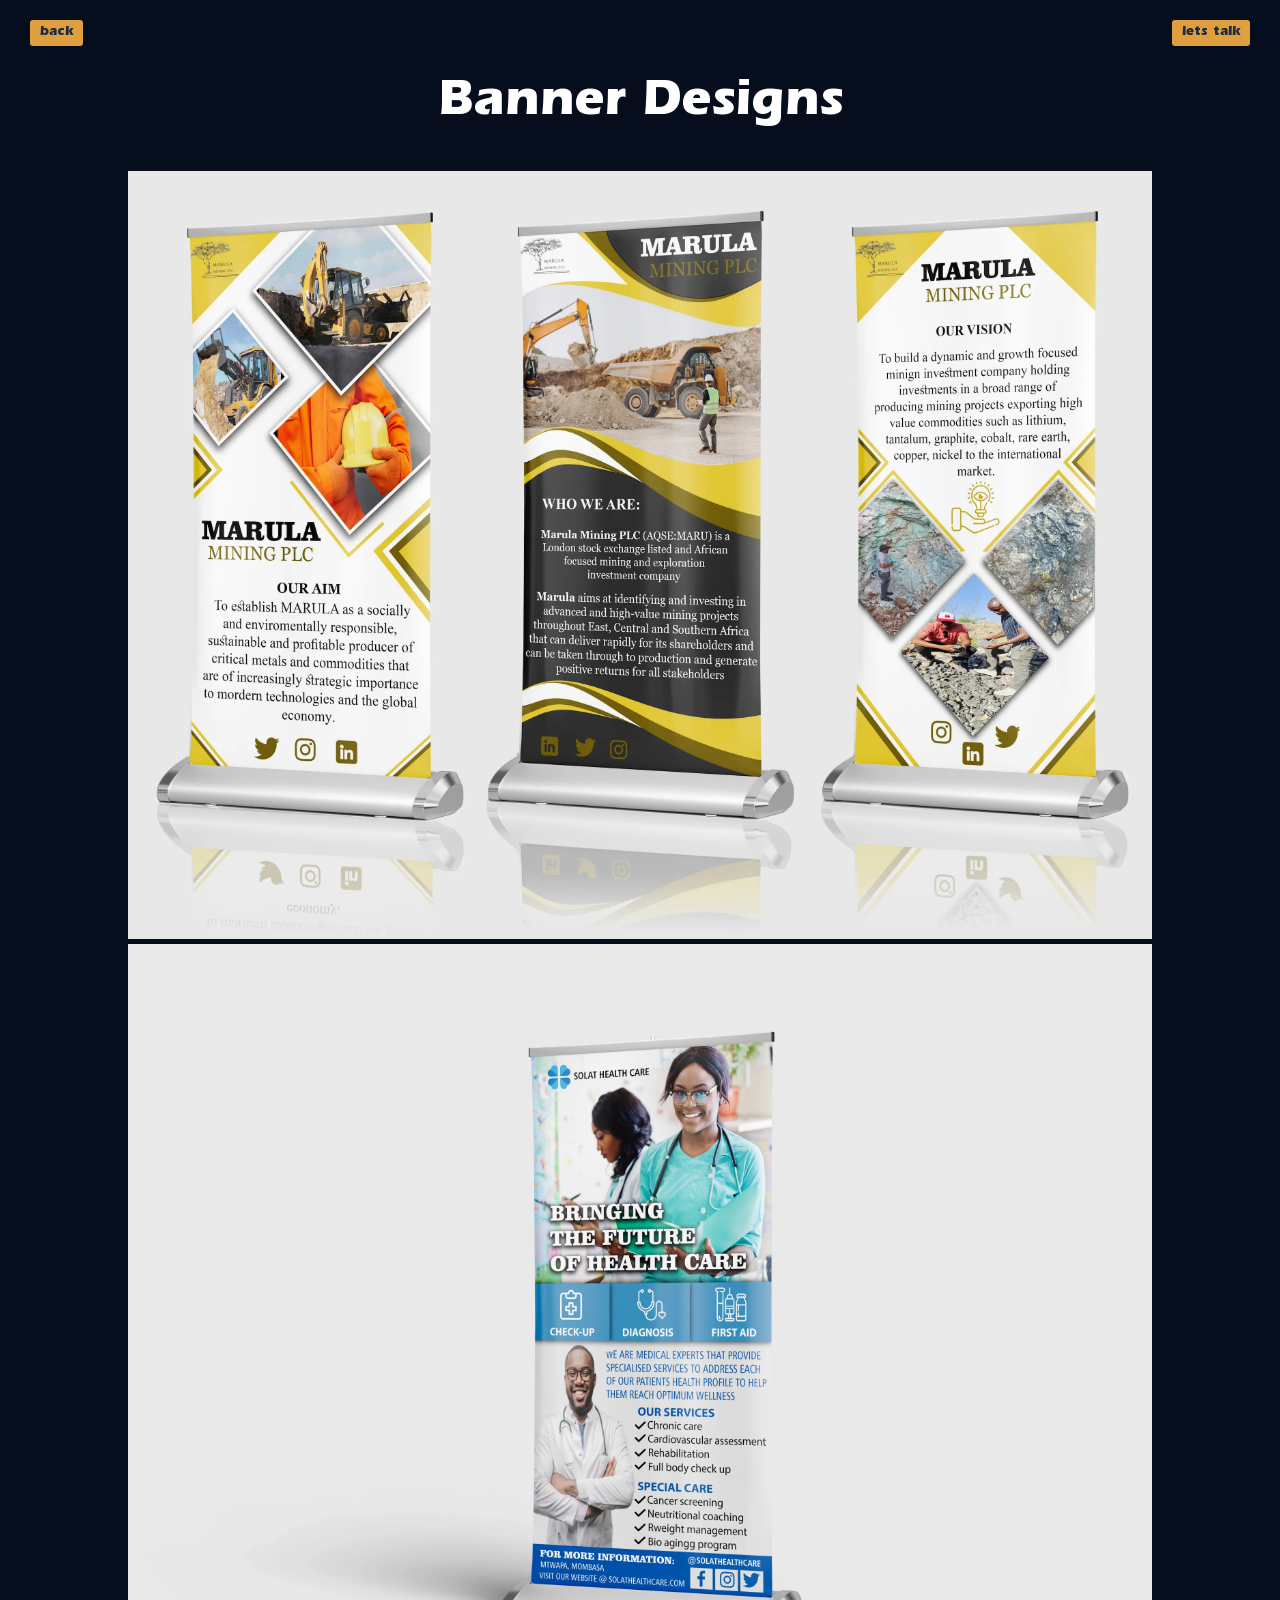
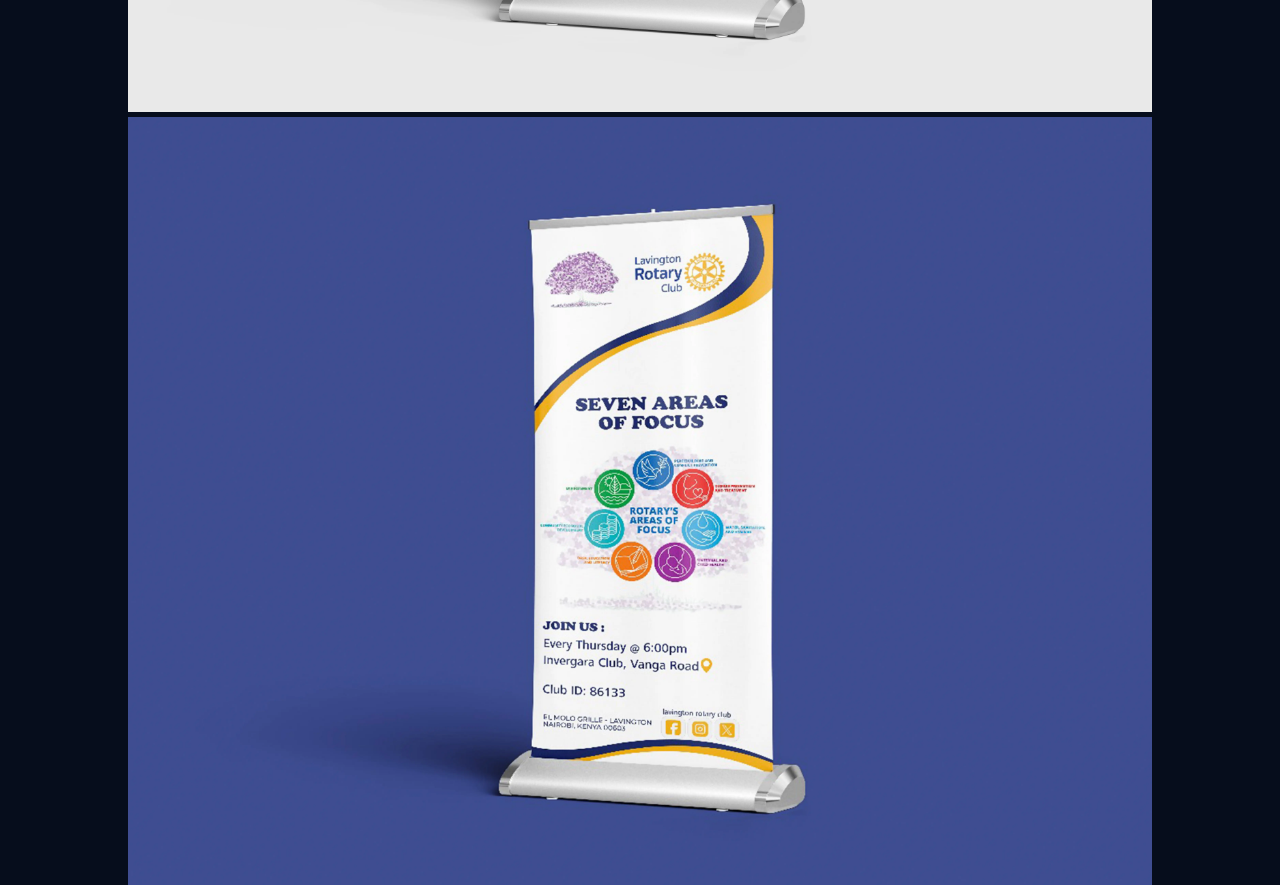
<file: banner.html>
<!DOCTYPE html>
<html lang="en">
<head>
    <meta charset="UTF-8">
    <meta name="viewport" content="width=device-width, initial-scale=1.0">
    <title>Document</title>
    <link rel="stylesheet" href="style.css">
</head>
<body>
    <section class="a-img">
        <div class="buttons">
        <button><a href="./index.html#banner">back</a></button>
        <button><a href="https://wa.me/+254705822326" target="_blank">lets talk</a></button>
        </div>
    <h2 style="padding-bottom:30px">Banner Designs</h2>
    <div class="a-images">
        <img src="./banner/1.webp">
        <img src="./banner/2.webp">
        <img src="./banner/3.webp">
    </div>
    </section>
</body>
</html>
</file>
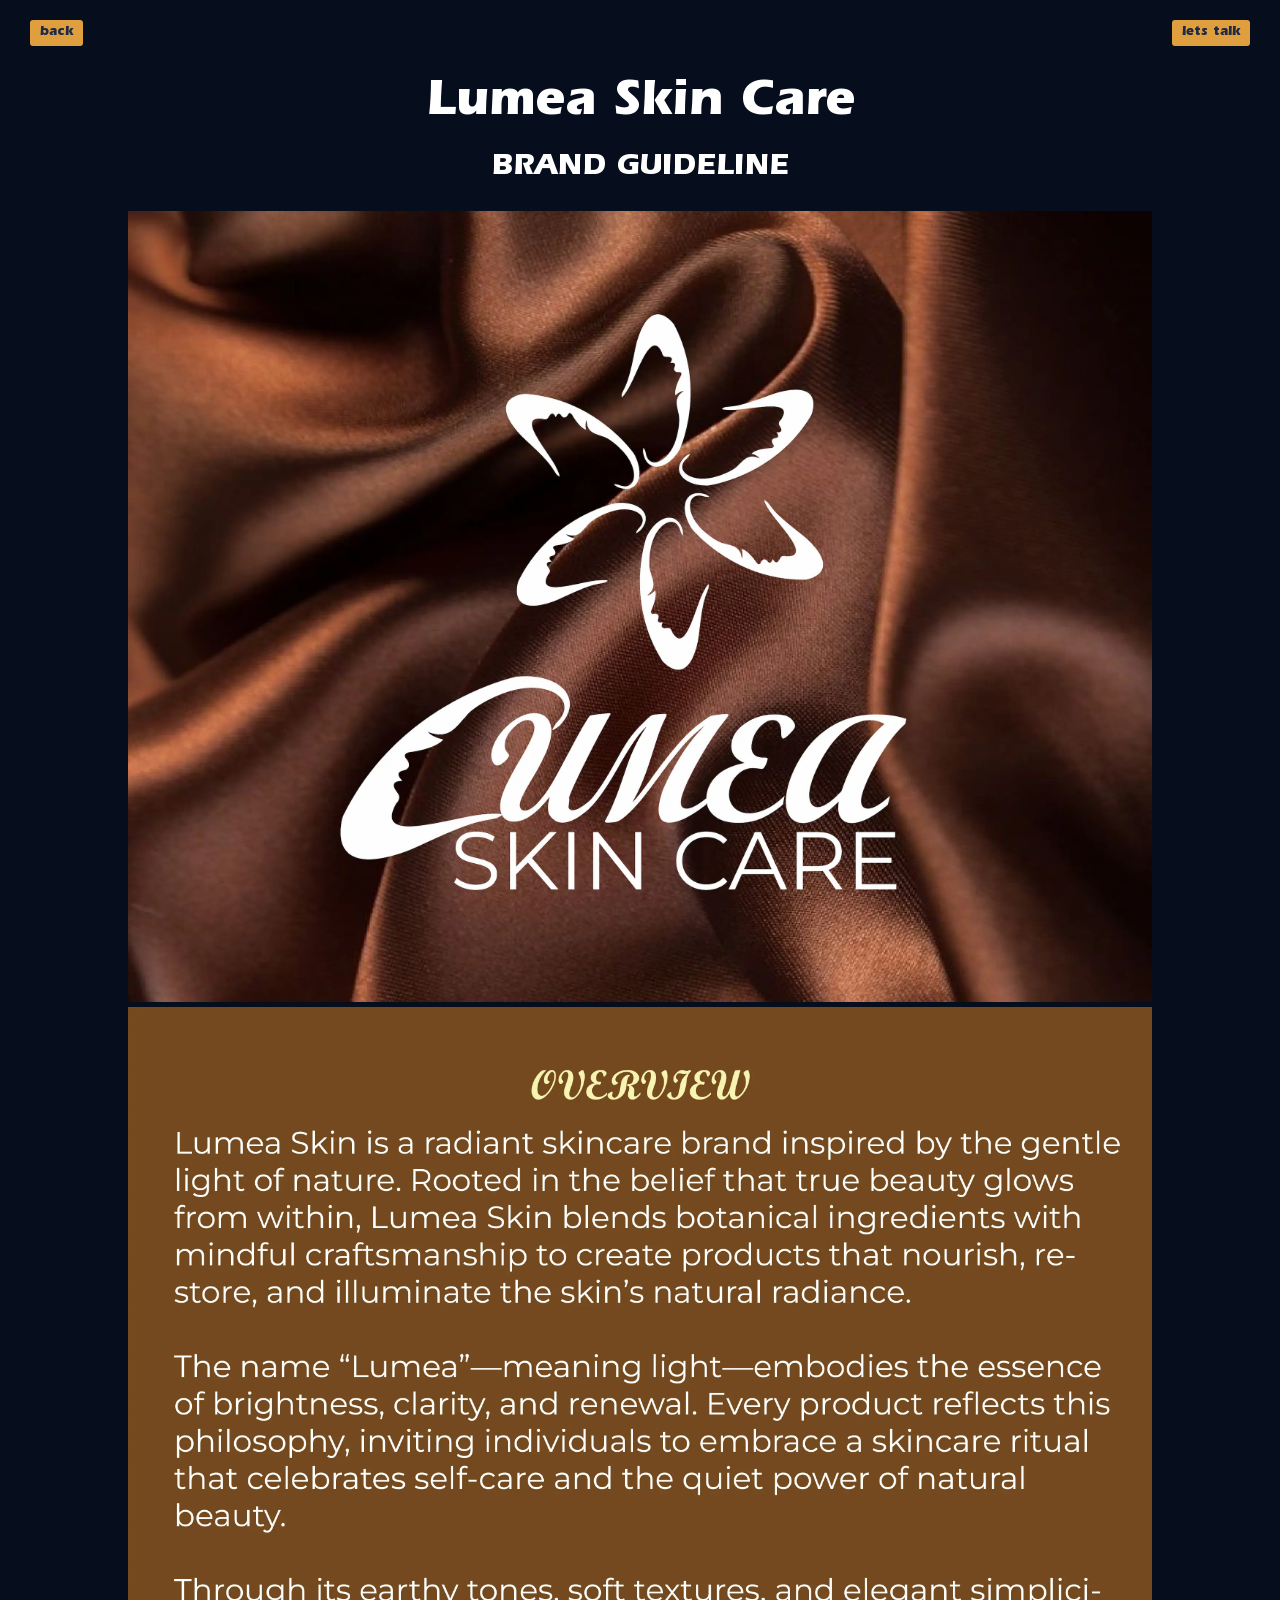
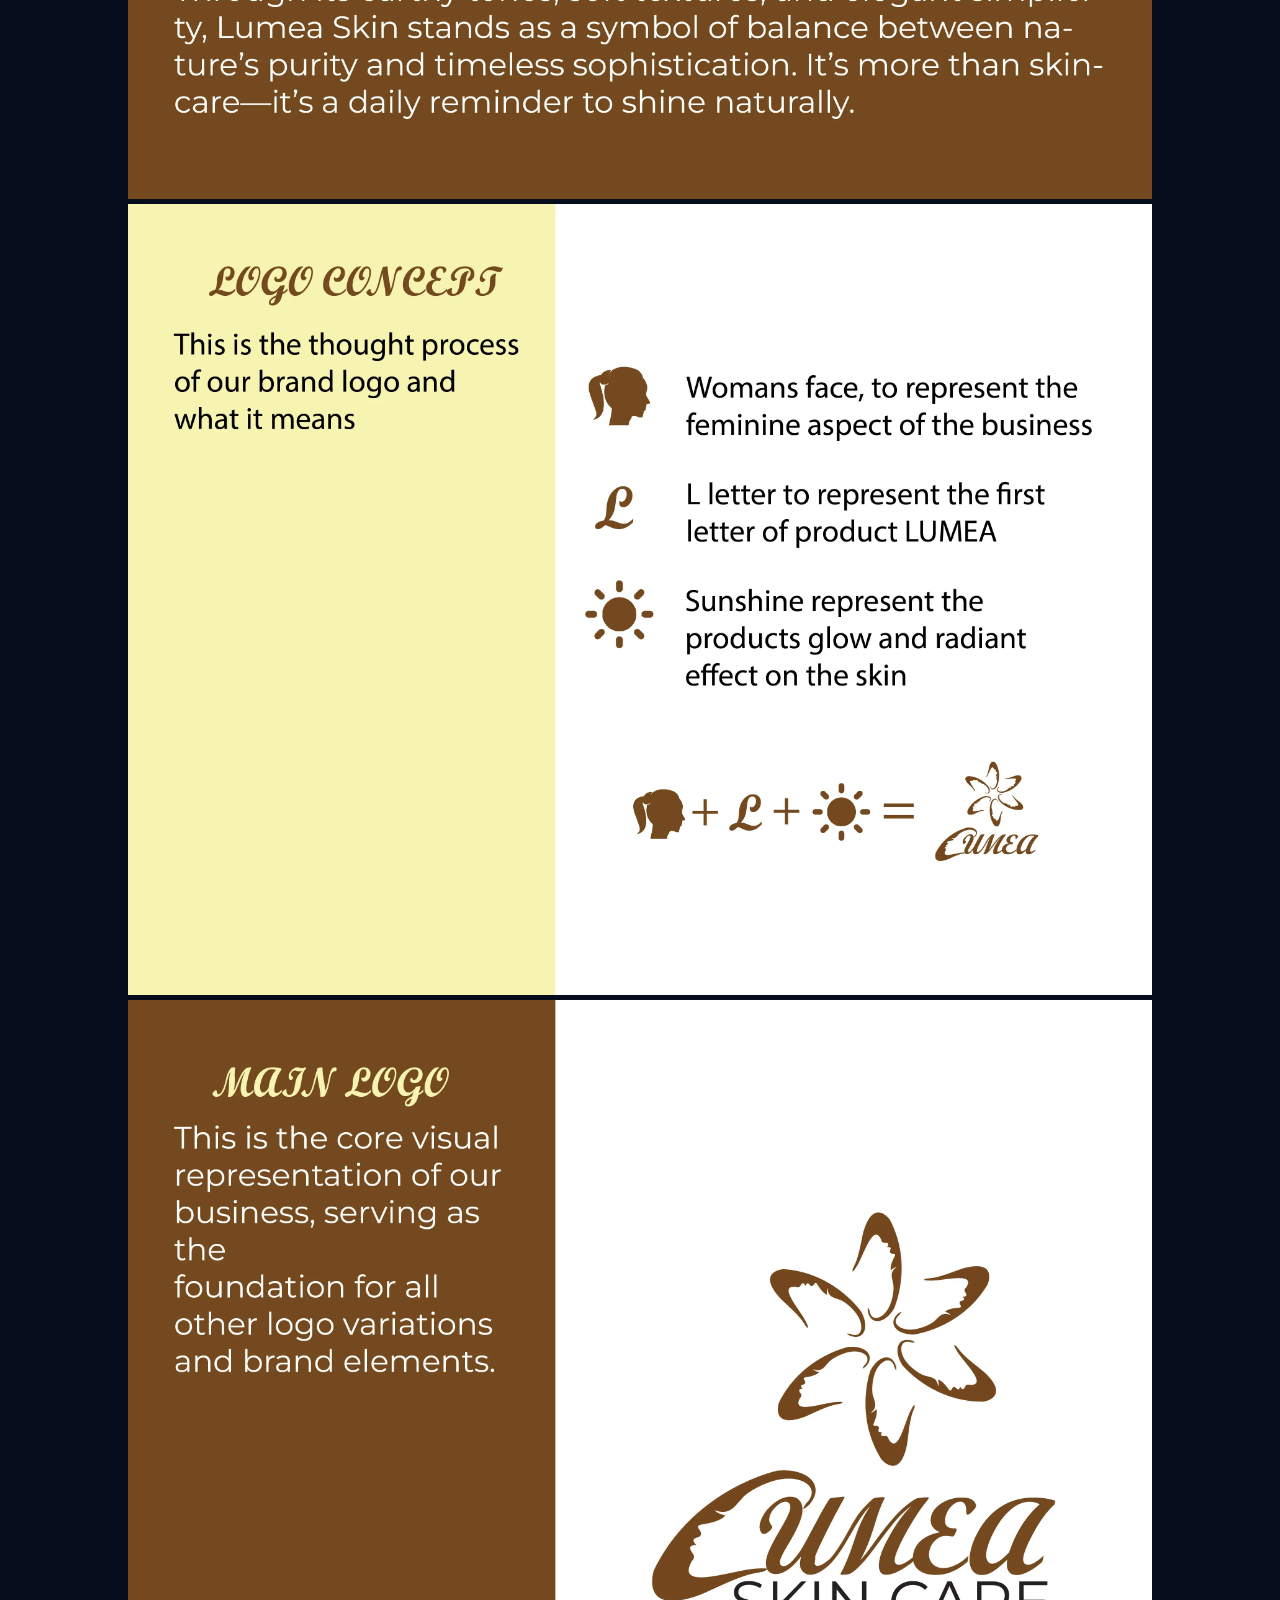
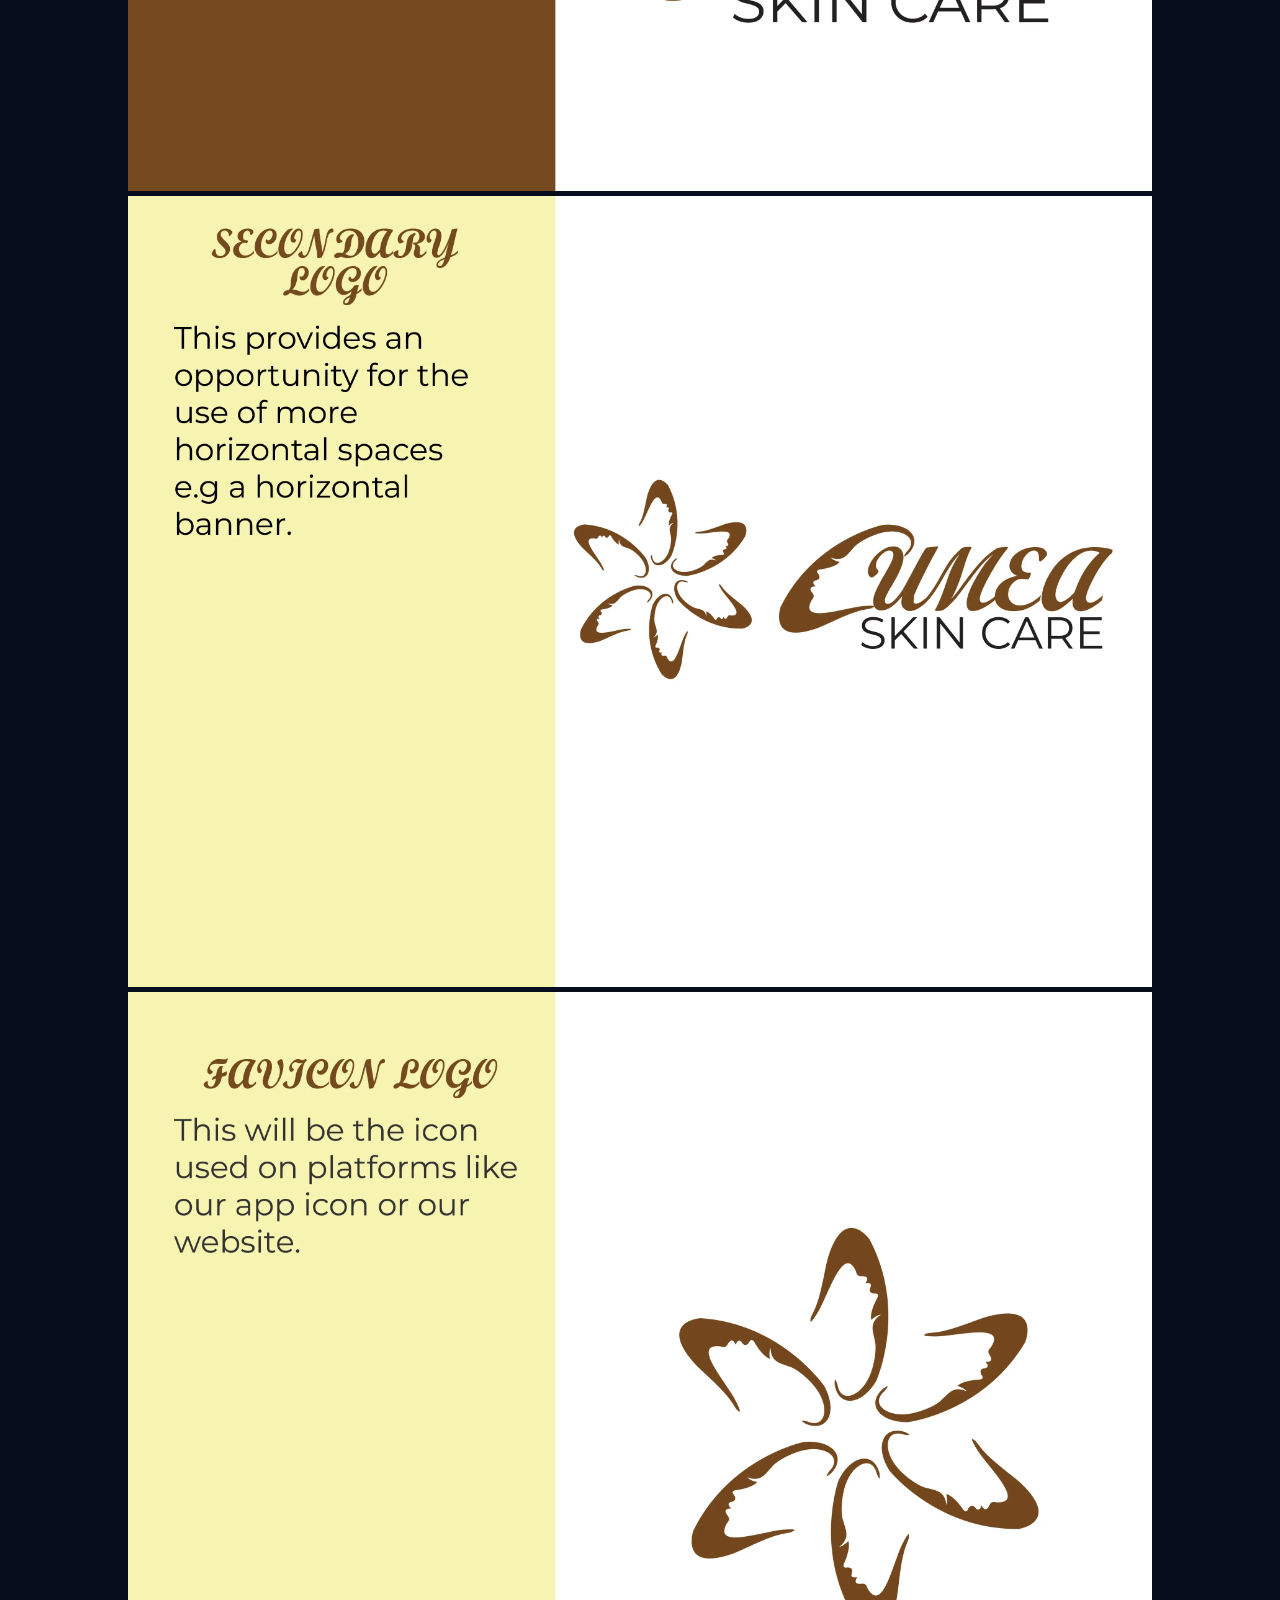
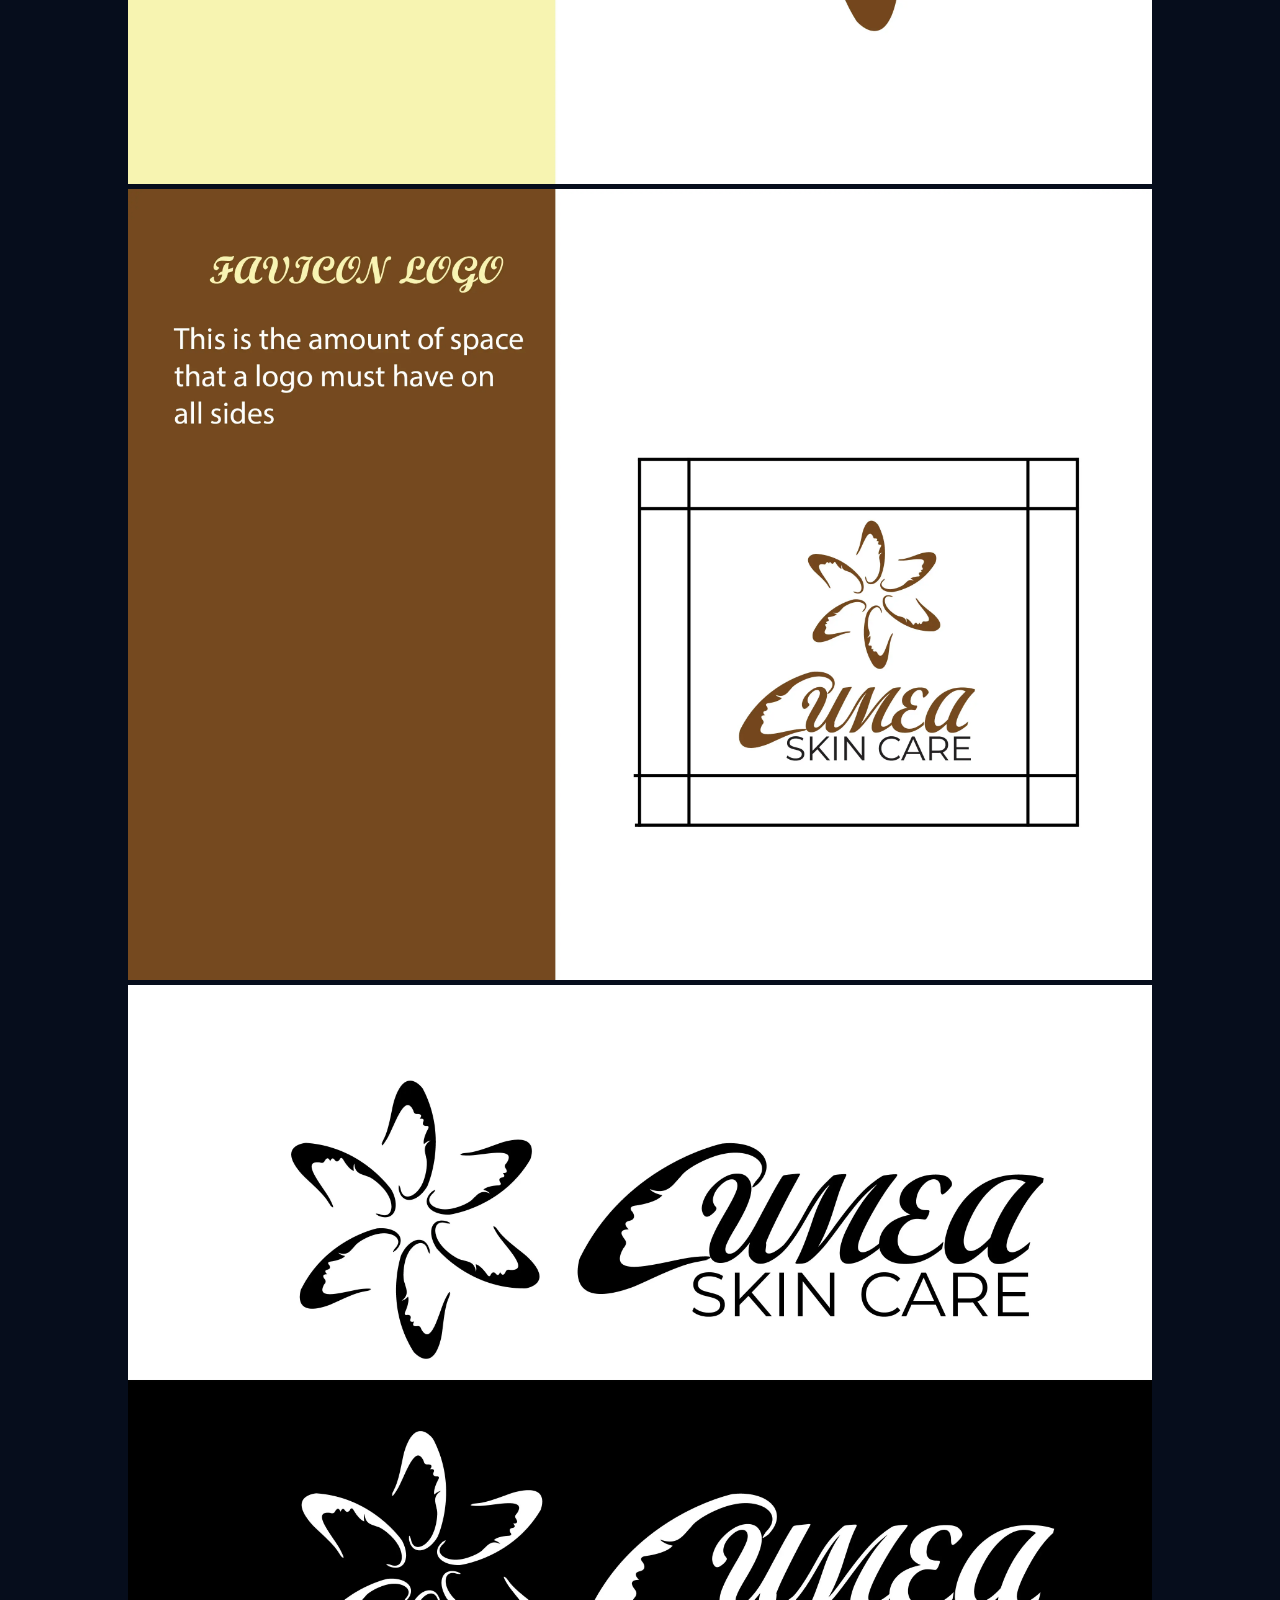
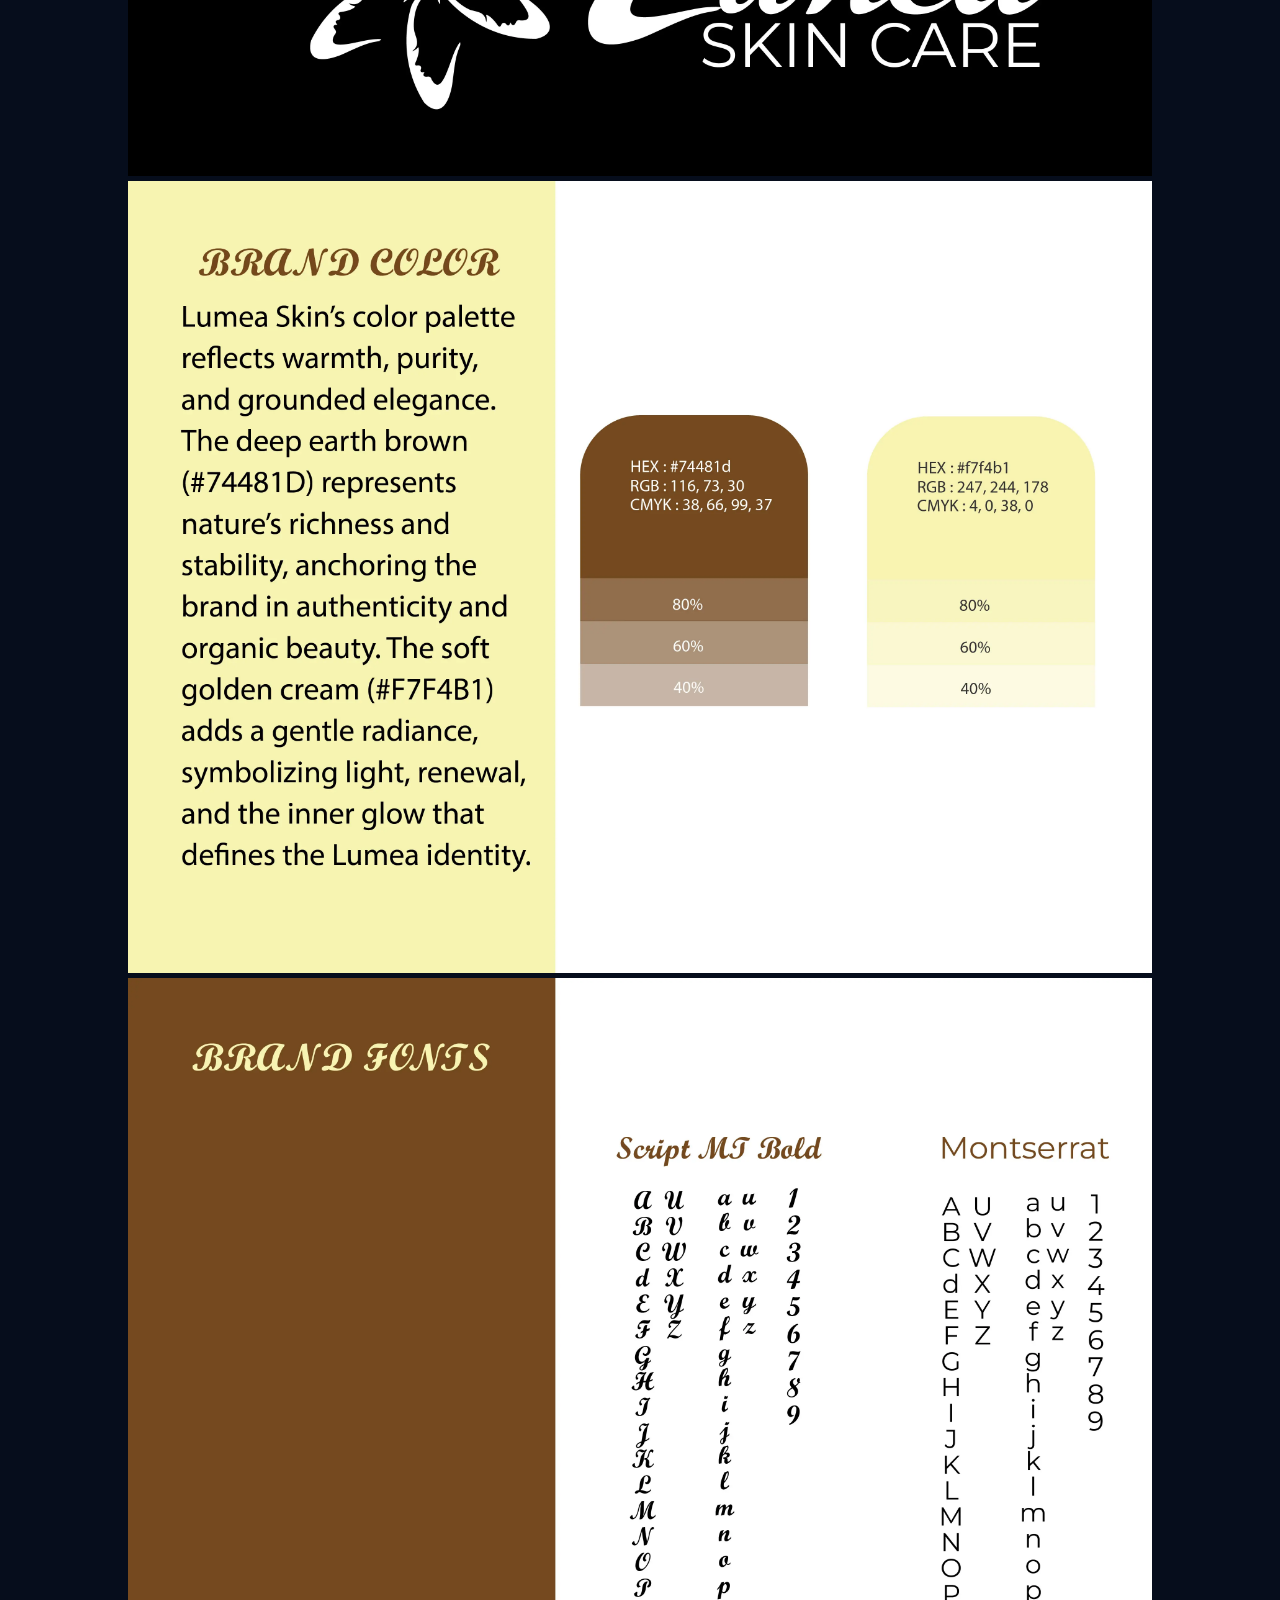
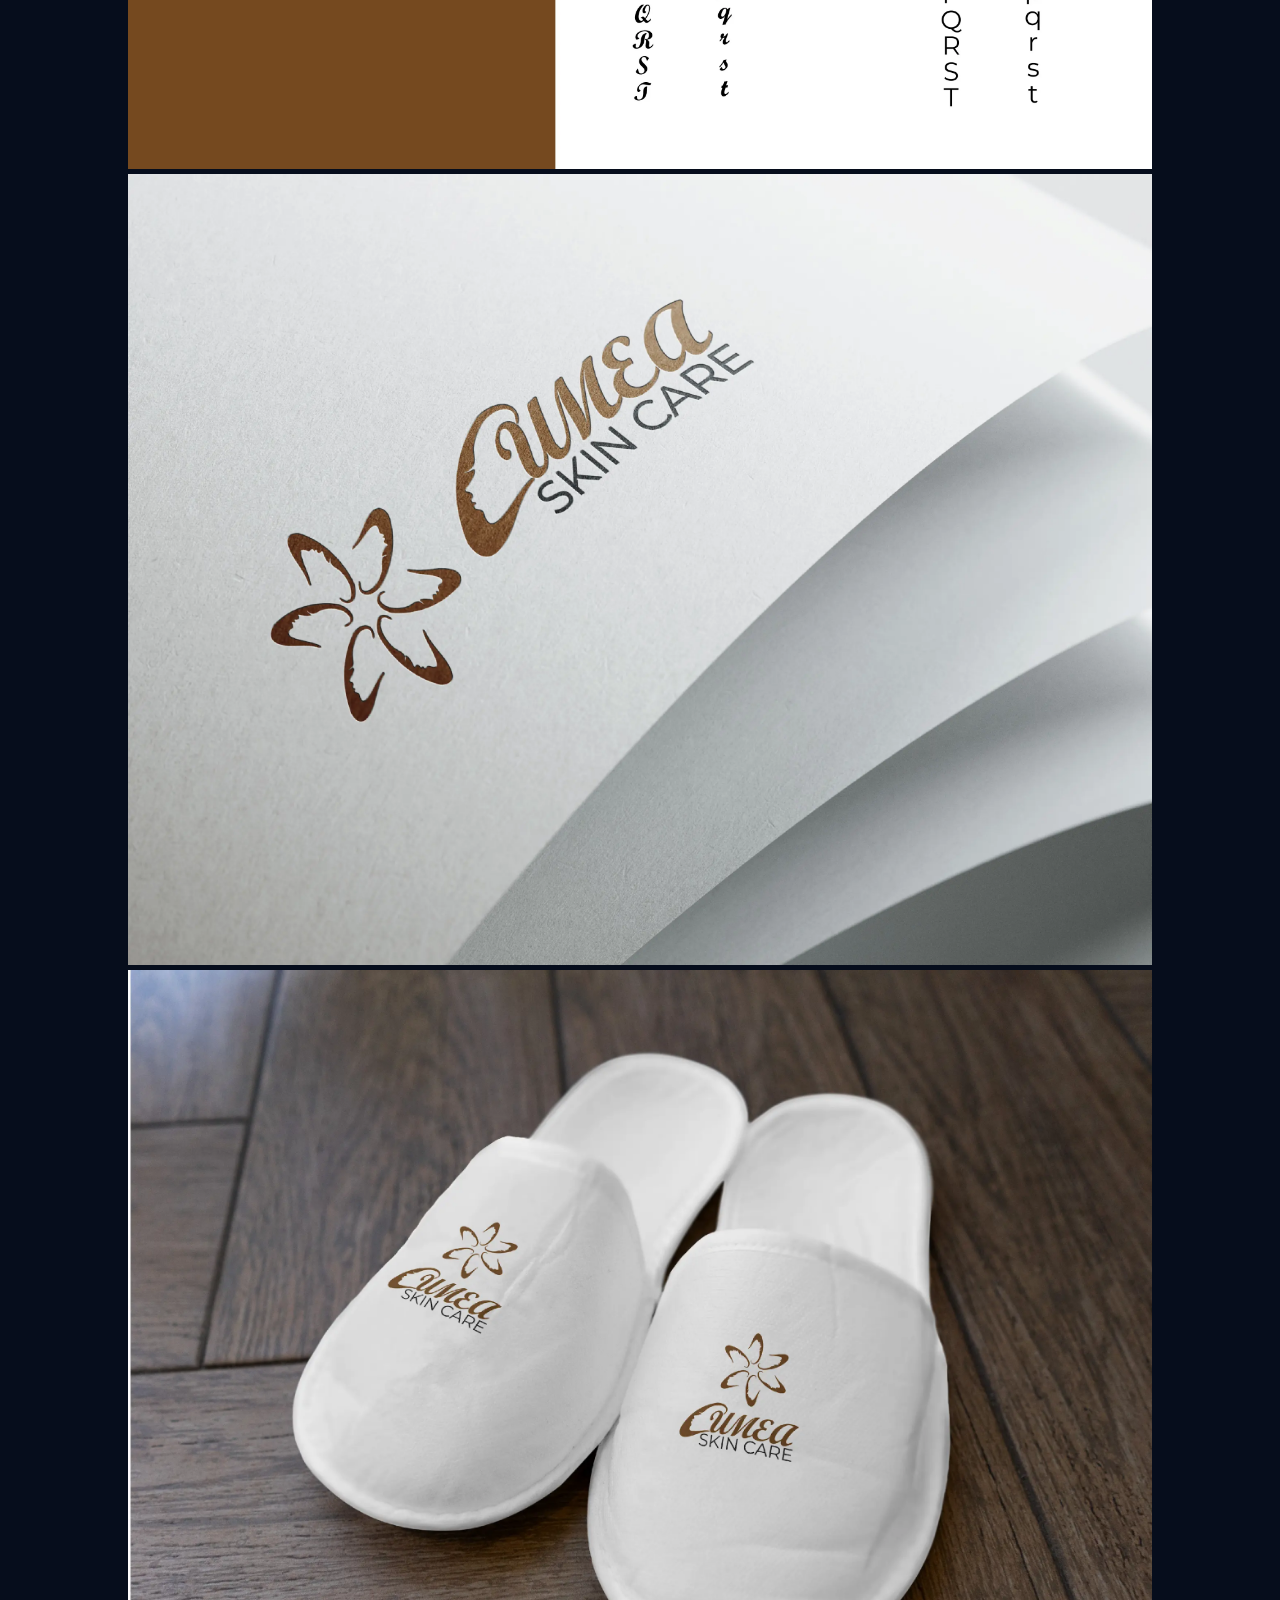
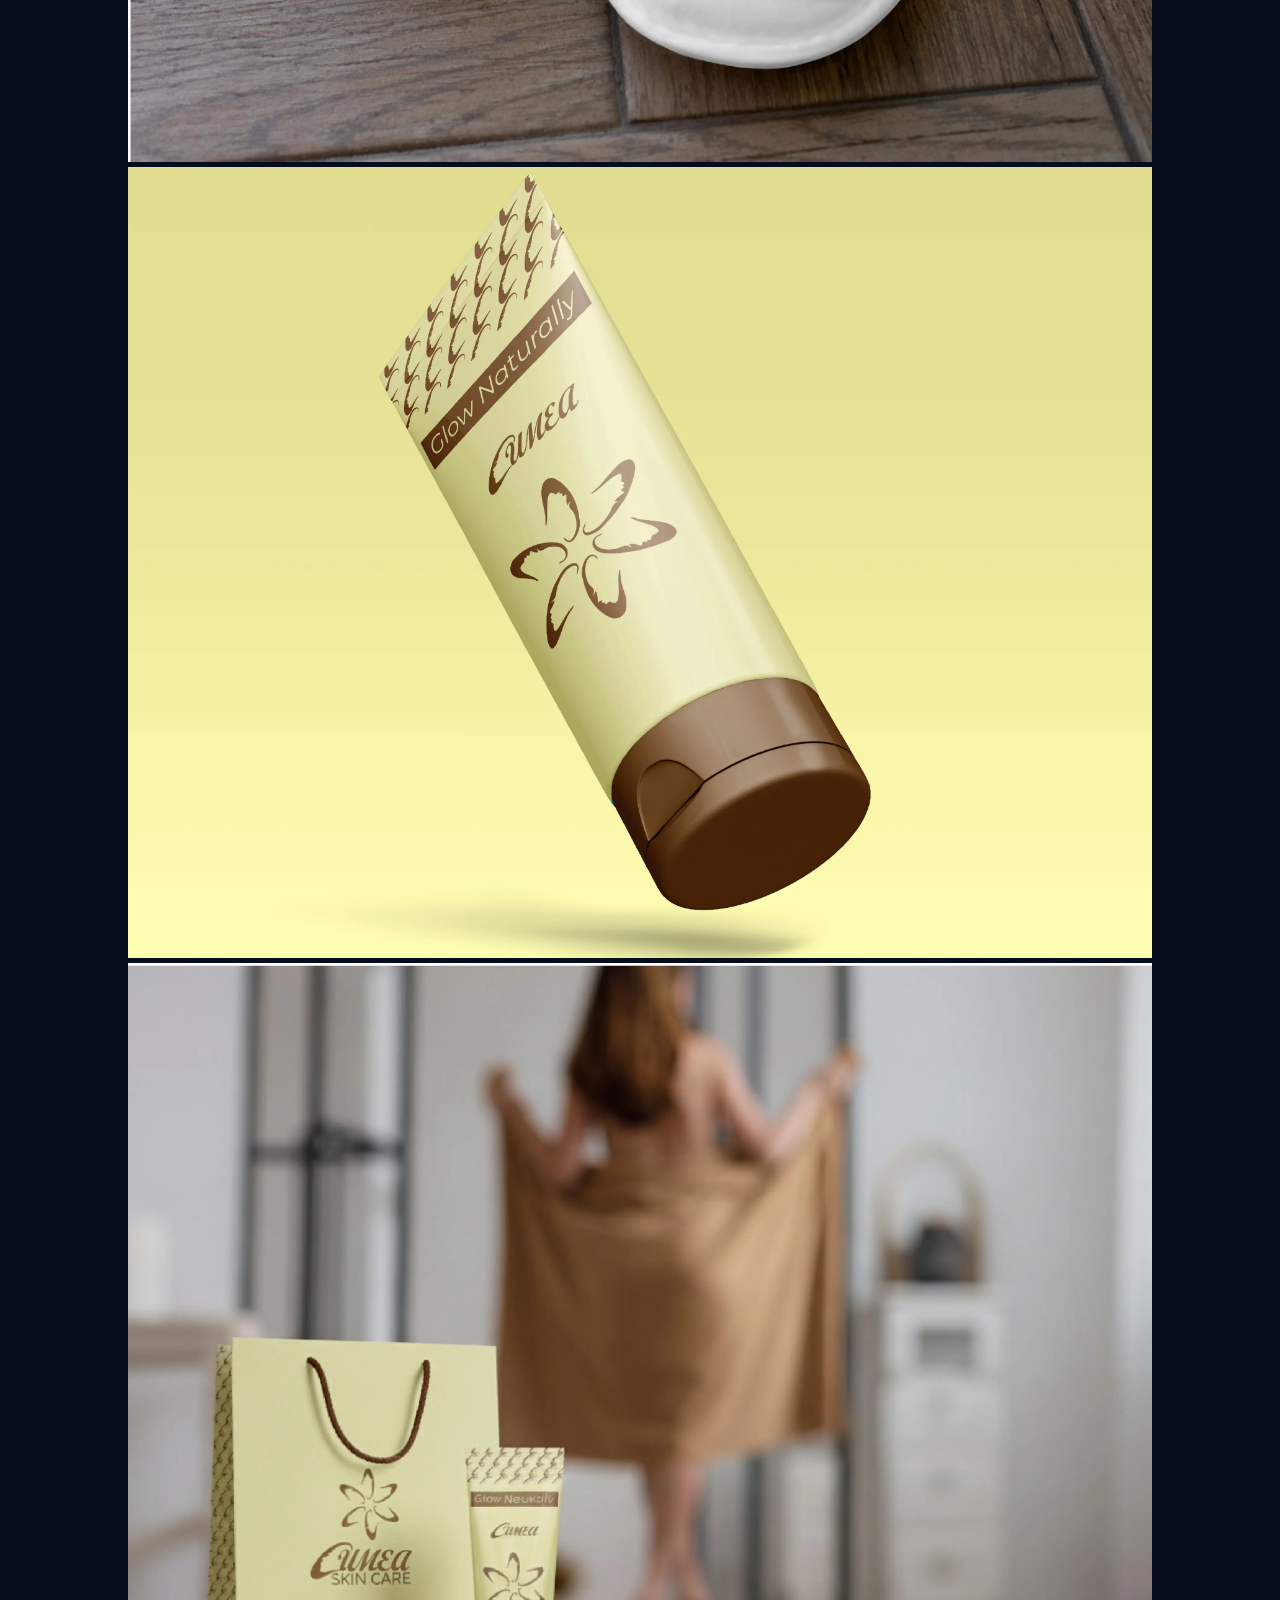
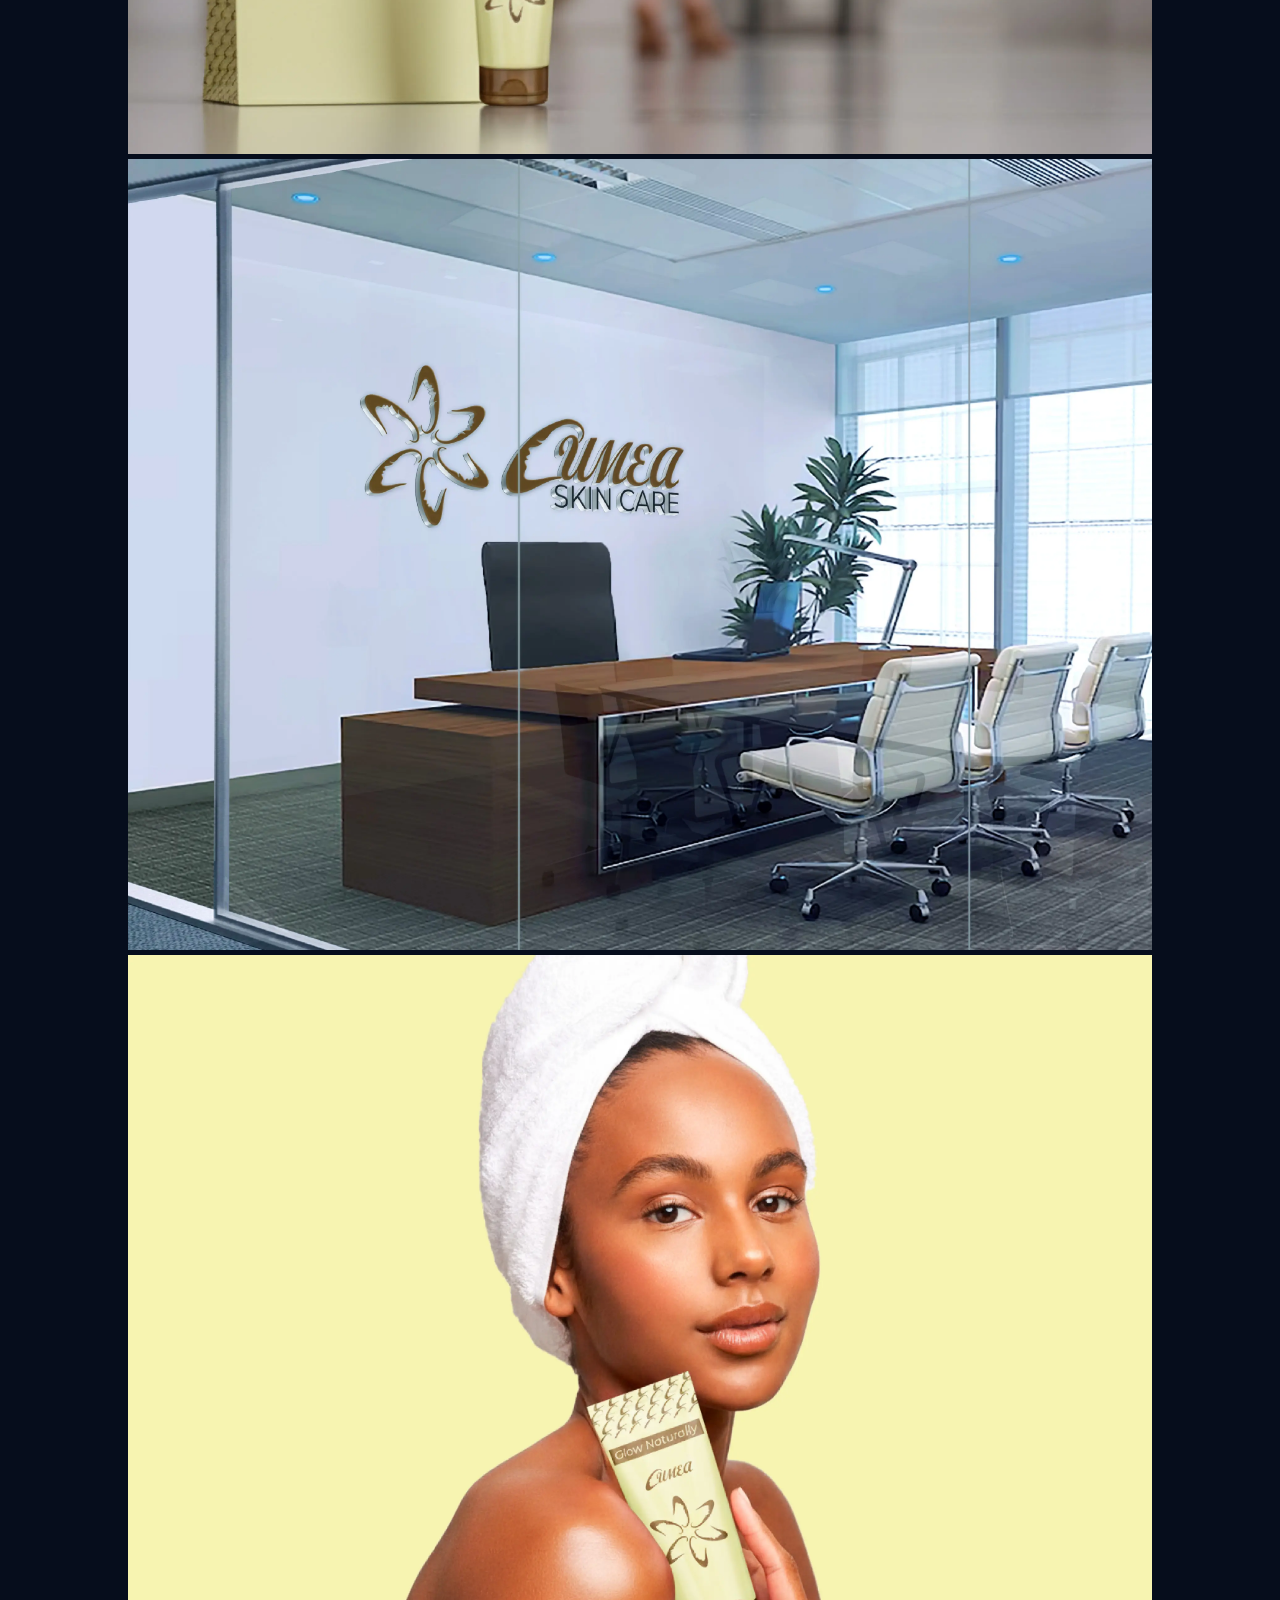
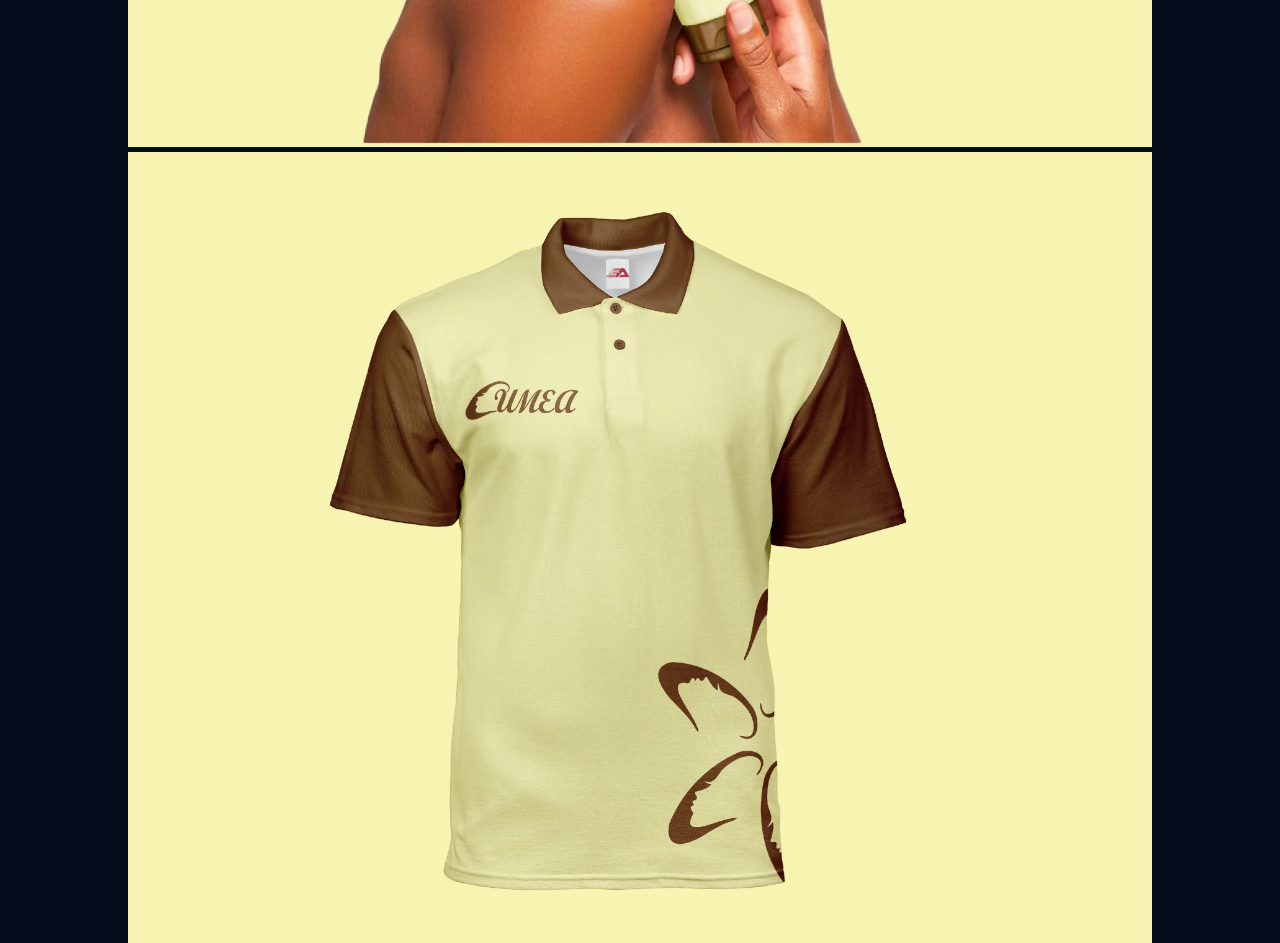
<file: lumea.html>
<!DOCTYPE html>
<html lang="en">
<head>
    <meta charset="UTF-8">
    <meta name="viewport" content="width=device-width, initial-scale=1.0">
    <title>Document</title>
    <link rel="stylesheet" href="style.css">
</head>
<body>
    <section class="a-img loading="lazy"">
        <div class="buttons">
        <button><a href="./index.html#lumea">back</a></button>
        <button><a href="https://wa.me/+254705822326" target="_blank">lets talk</a></button>
        </div>
    <h2>Lumea Skin Care<br><span>BRAND GUIDELINE</span></h2>
    <div class="a-images">
        <img src="./lumea/LOGO DELIVERABLE-01.webp">
        <img src="./lumea/LOGO DELIVERABLE-02.webp">
        <img src="./lumea/LOGO DELIVERABLE-03.webp">
        <img src="./lumea/LOGO DELIVERABLE-04.webp">
        <img loading="lazy" src="./lumea/LOGO DELIVERABLE-05.webp">
        <img loading="lazy" src="./lumea/LOGO DELIVERABLE-06.webp">
        <img loading="lazy" src="./lumea/LOGO DELIVERABLE-07.webp">
        <img loading="lazy" src="./lumea/LOGO DELIVERABLE-08.webp">
        <img loading="lazy" src="./lumea/LOGO DELIVERABLE-09.webp">
        <img loading="lazy" src="./lumea/LOGO DELIVERABLE-10.webp">
        <img loading="lazy" src="./lumea/LOGO DELIVERABLE-11.webp">
        <img loading="lazy" src="./lumea/LOGO DELIVERABLE-12.webp">
        <img loading="lazy" src="./lumea/LOGO DELIVERABLE-13.webp">
        <img loading="lazy" src="./lumea/LOGO DELIVERABLE-14.webp">
        <img loading="lazy" src="./lumea/LOGO DELIVERABLE-15.webp">
        <img loading="lazy" src="./lumea/LOGO DELIVERABLE-16.webp">
        <img loading="lazy" src="./lumea/LOGO DELIVERABLE-17.webp">
    </div>
    </section>
</body>
</html>
</file>
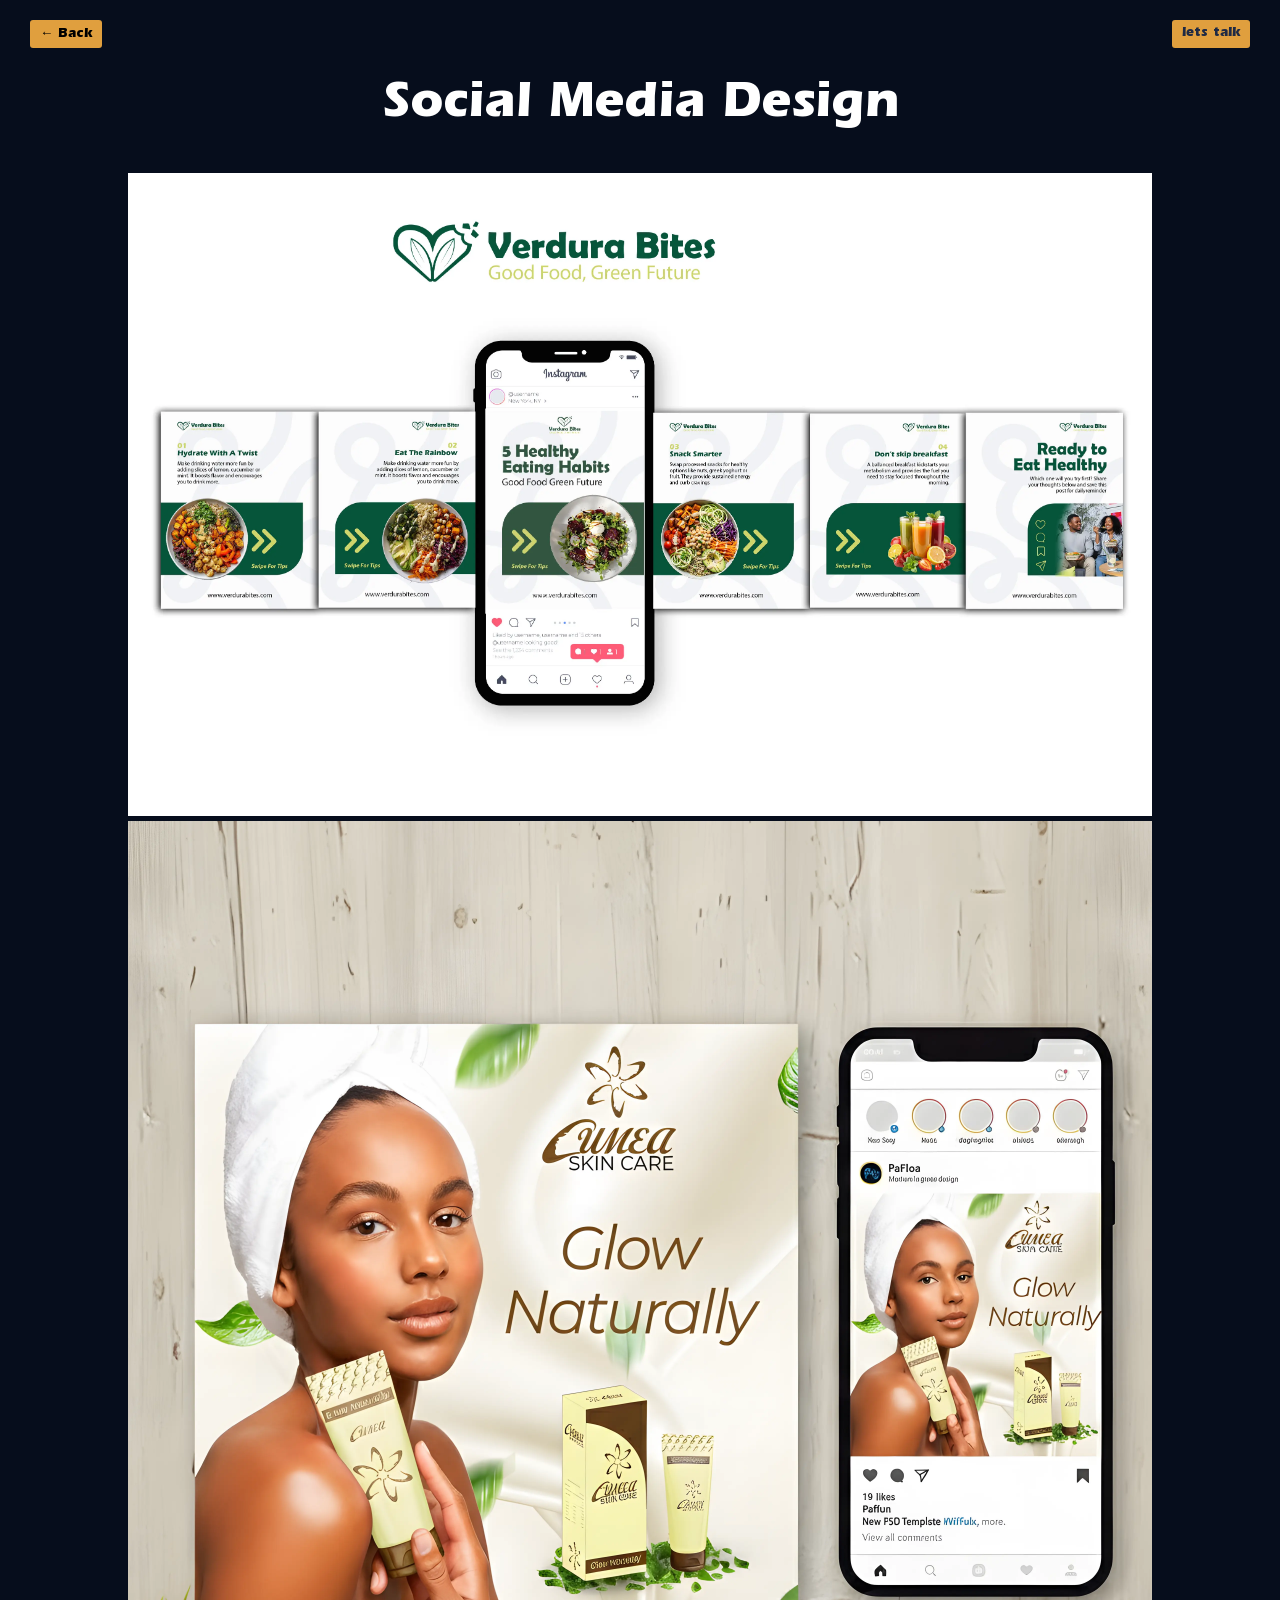
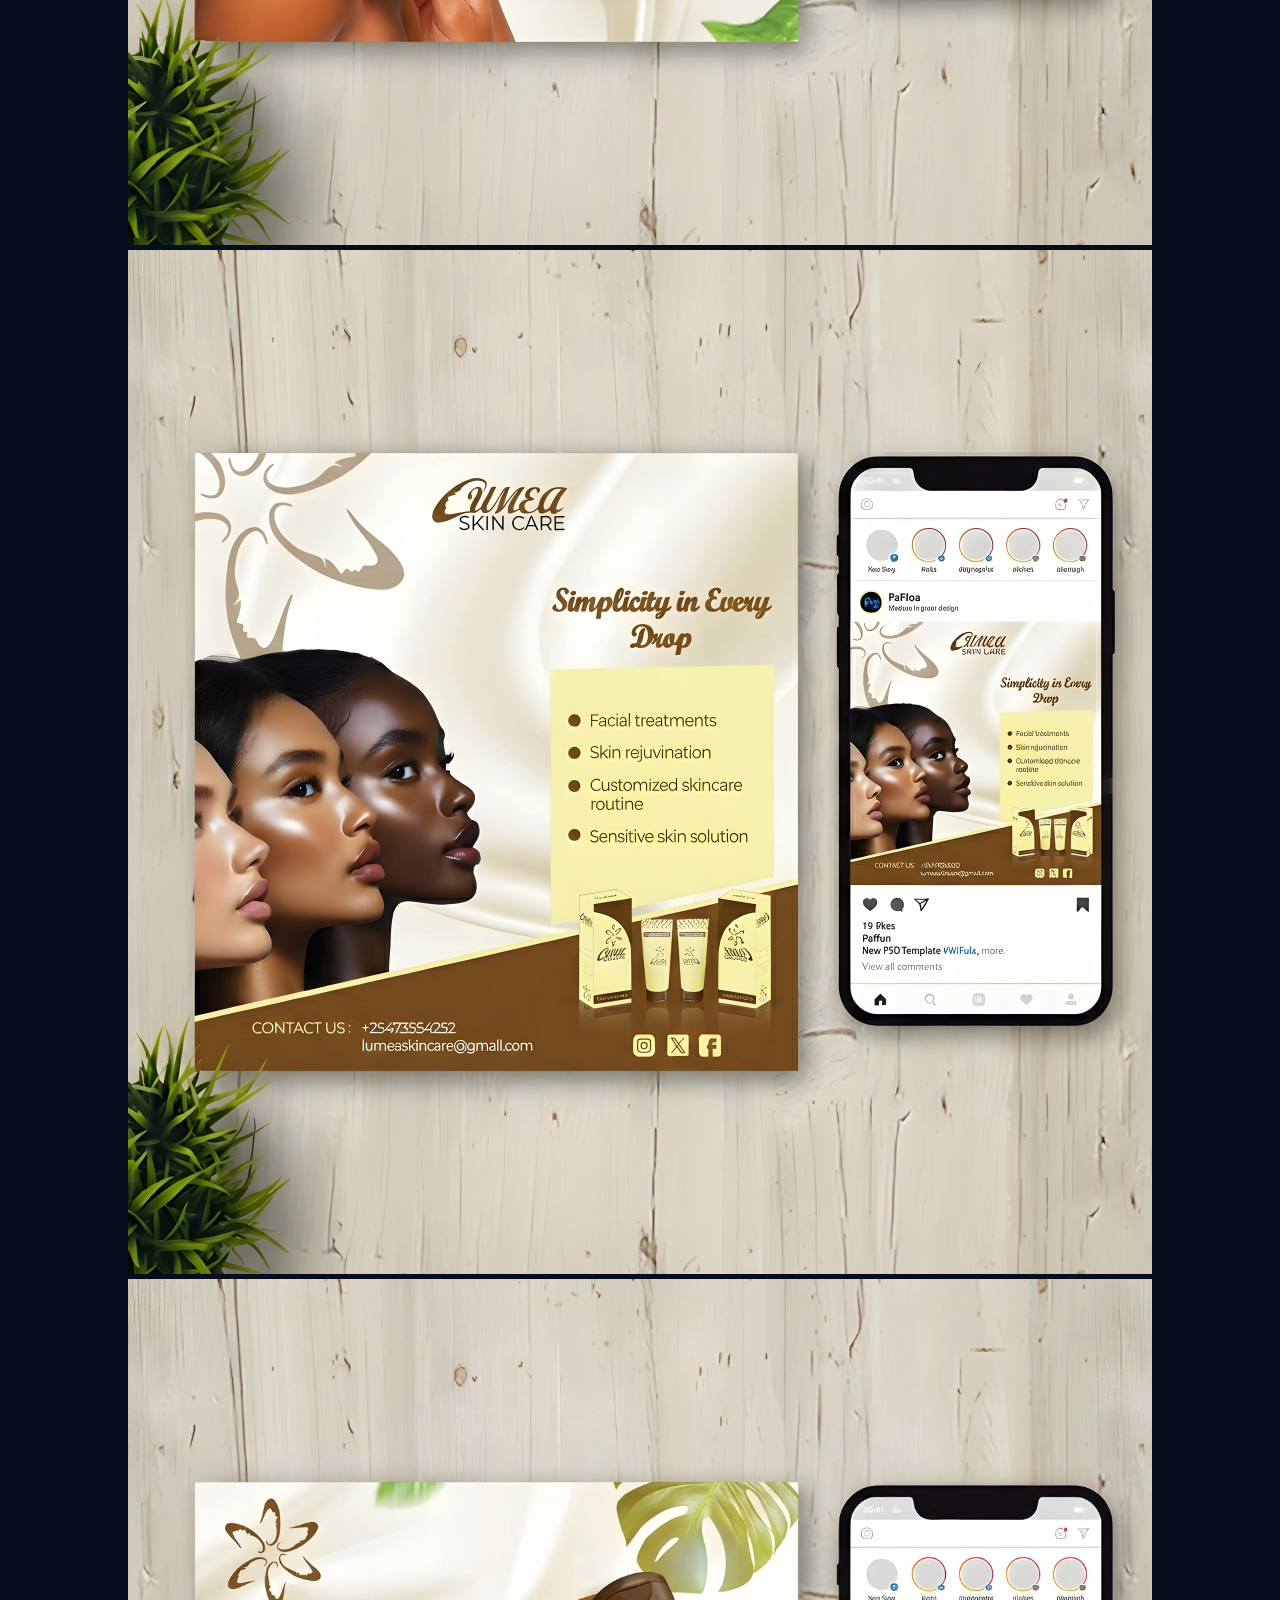
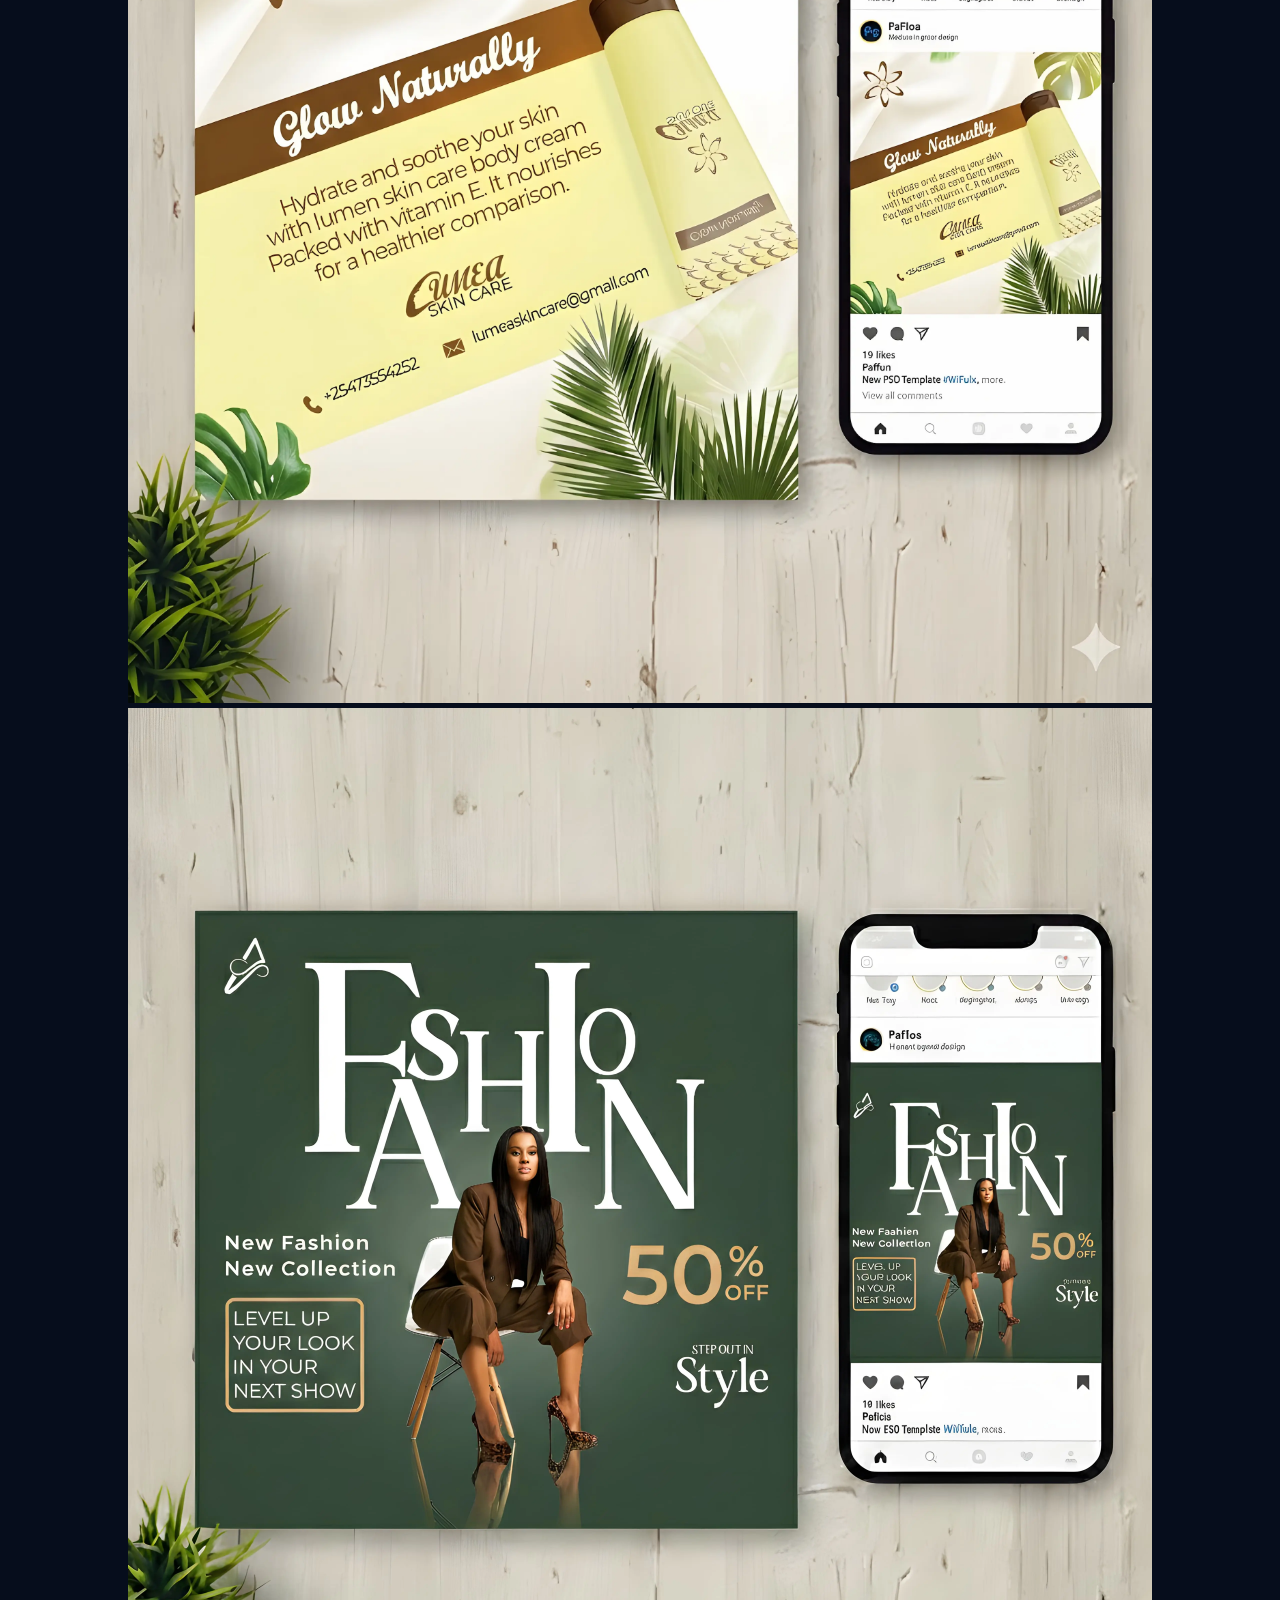
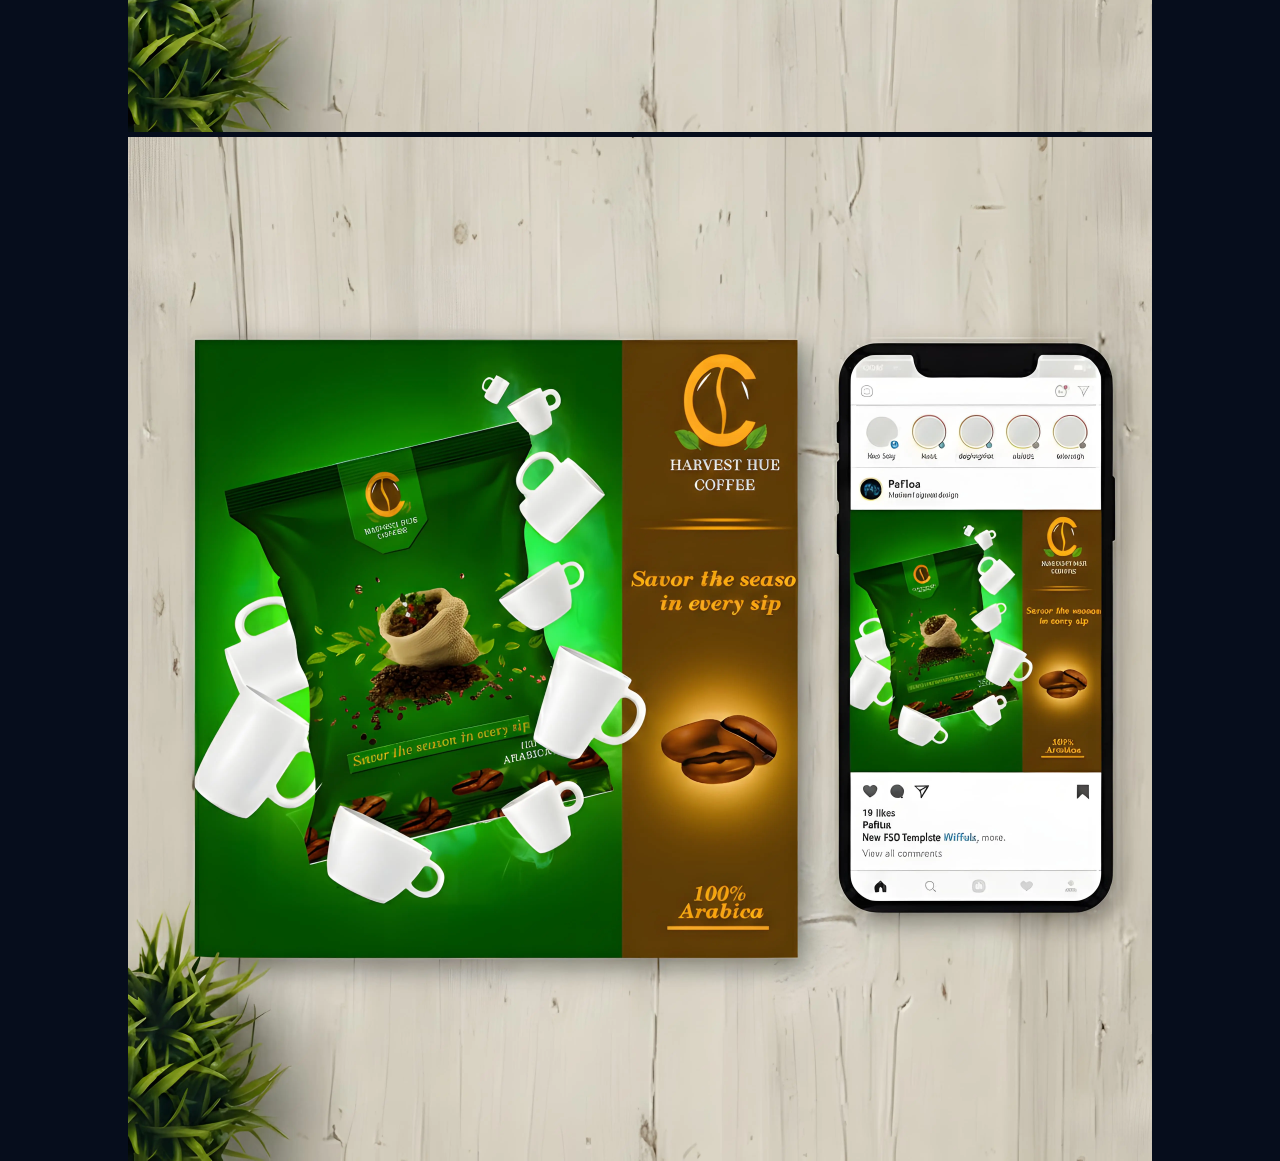
<file: social media.html>
<!DOCTYPE html>
<html lang="en">
<head>
    <meta charset="UTF-8">
    <meta name="viewport" content="width=device-width, initial-scale=1.0">
    <title>Document</title>
    <link rel="stylesheet" href="style.css">
</head>
<body>
    <section class="a-img">
        <div class="buttons">
        <button onclick="history.back()">← Back</button>
        <button><a href="https://wa.me/+254705822326" target="_blank">lets talk</a></button>
        </div>
    <h2 style="padding-bottom:30px">Social Media Design</h2>
    <div class="a-images">
        <img src="./social media/Vcarousel.webp">
        <img src="./social media/1.webp">
        <img src="./social media/2.webp">
        <img loading="lazy" src="./social media/3.webp">
        <img loading="lazy" src="./social media/A.webp">
        <img loading="lazy" src="./social media/4.webp">
    </div>
    </section>
</body>
</html>
</file>
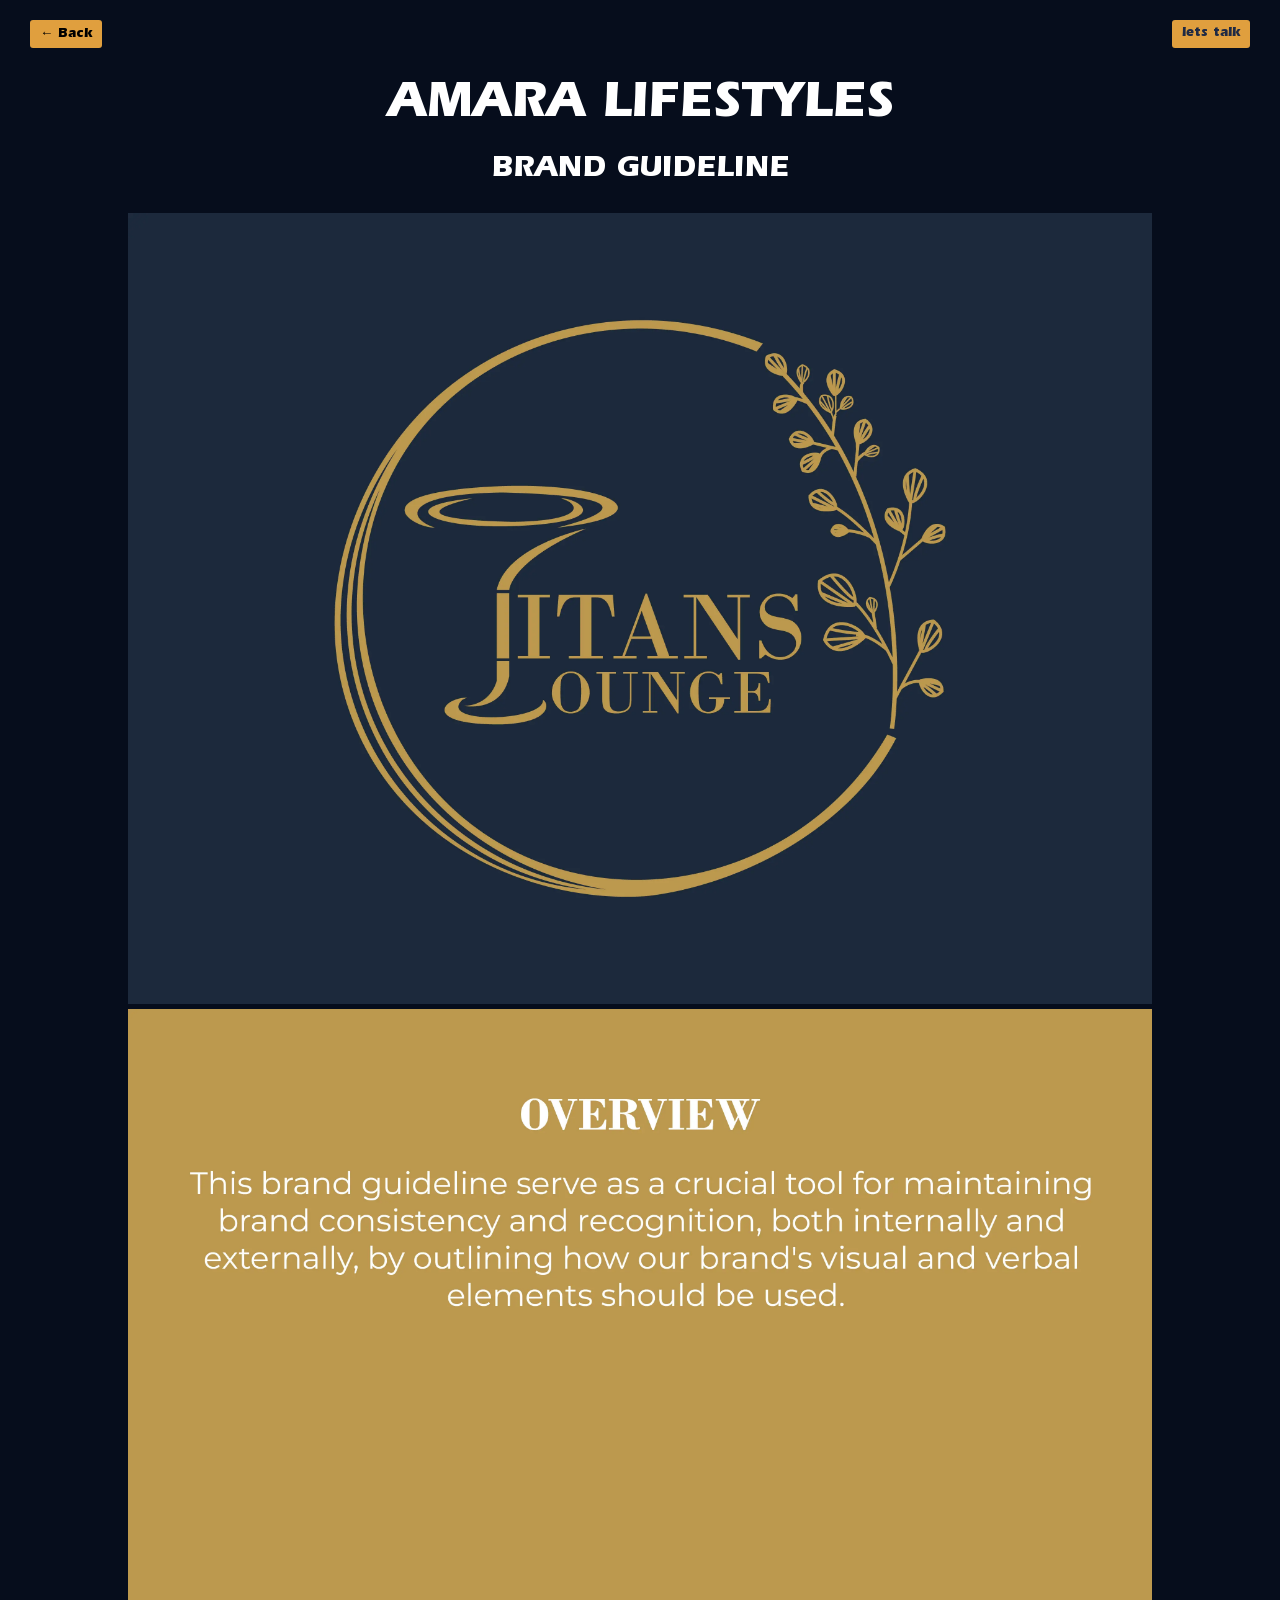
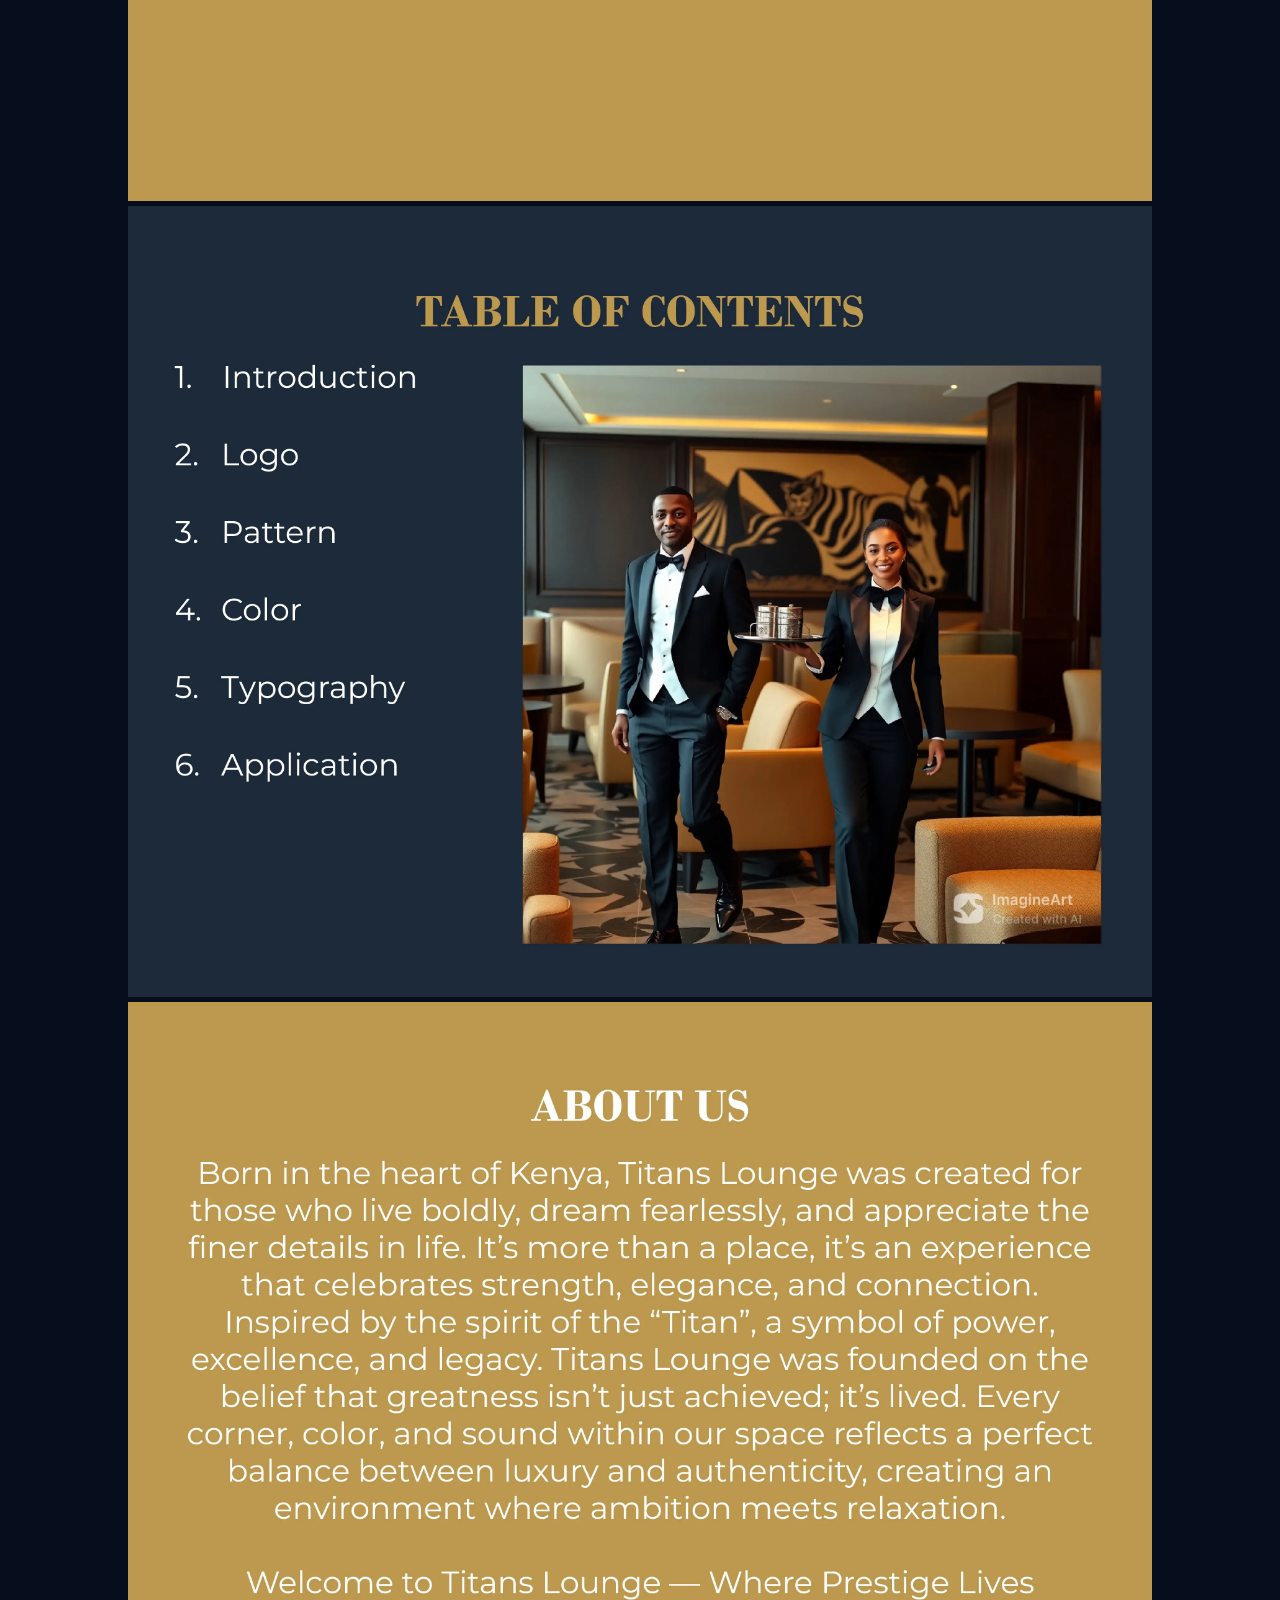
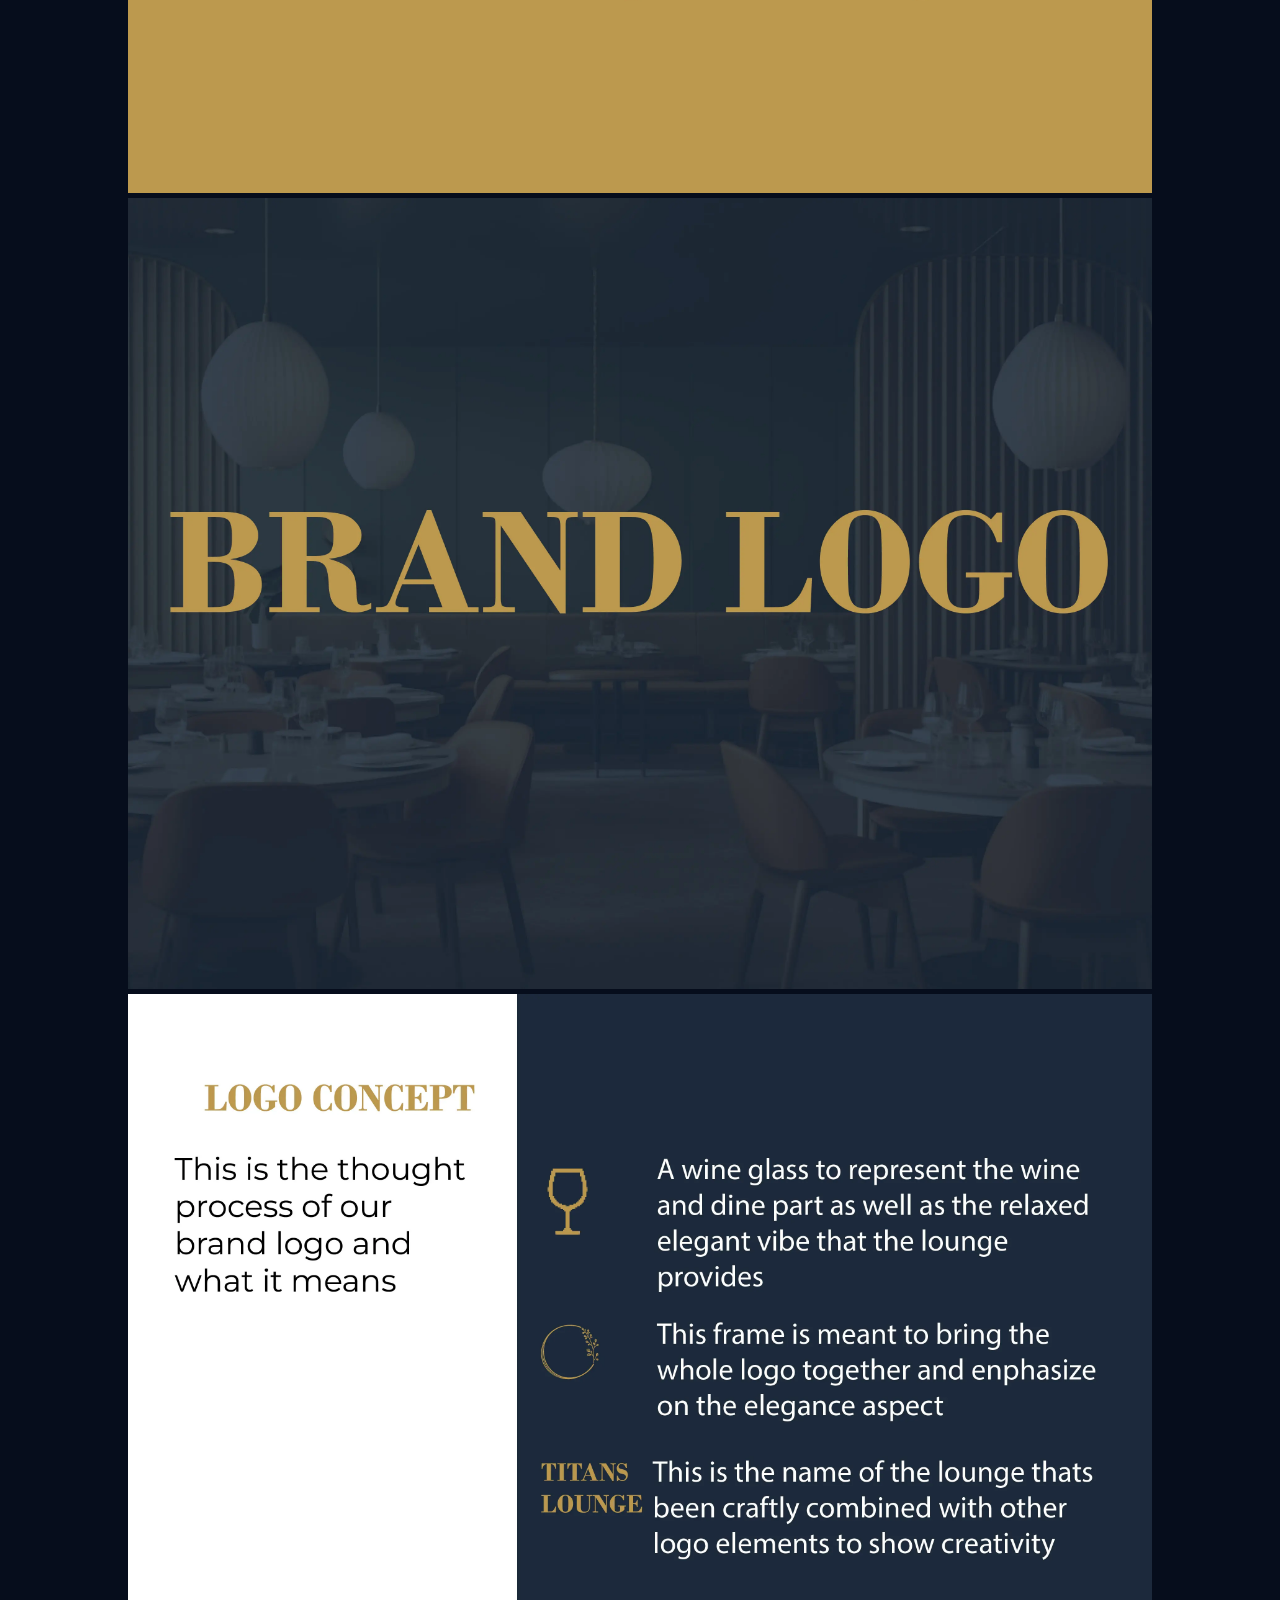
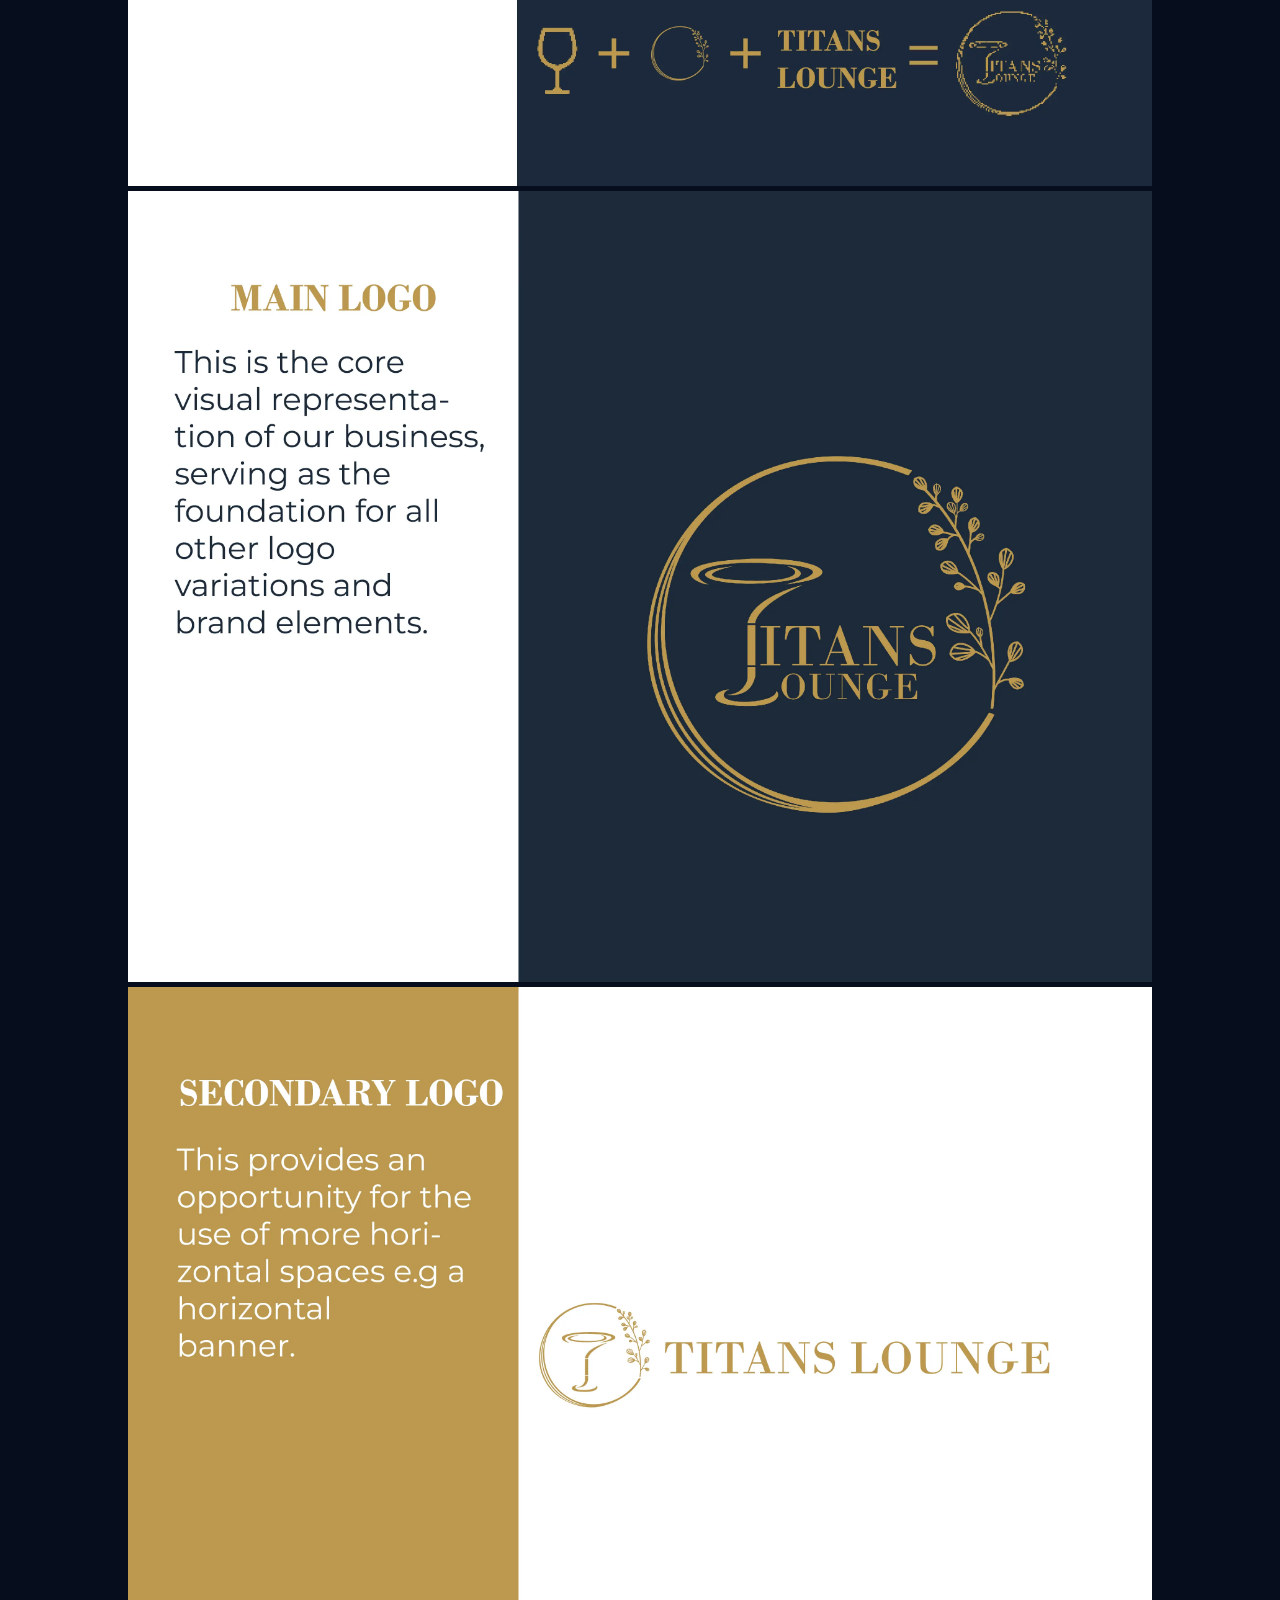
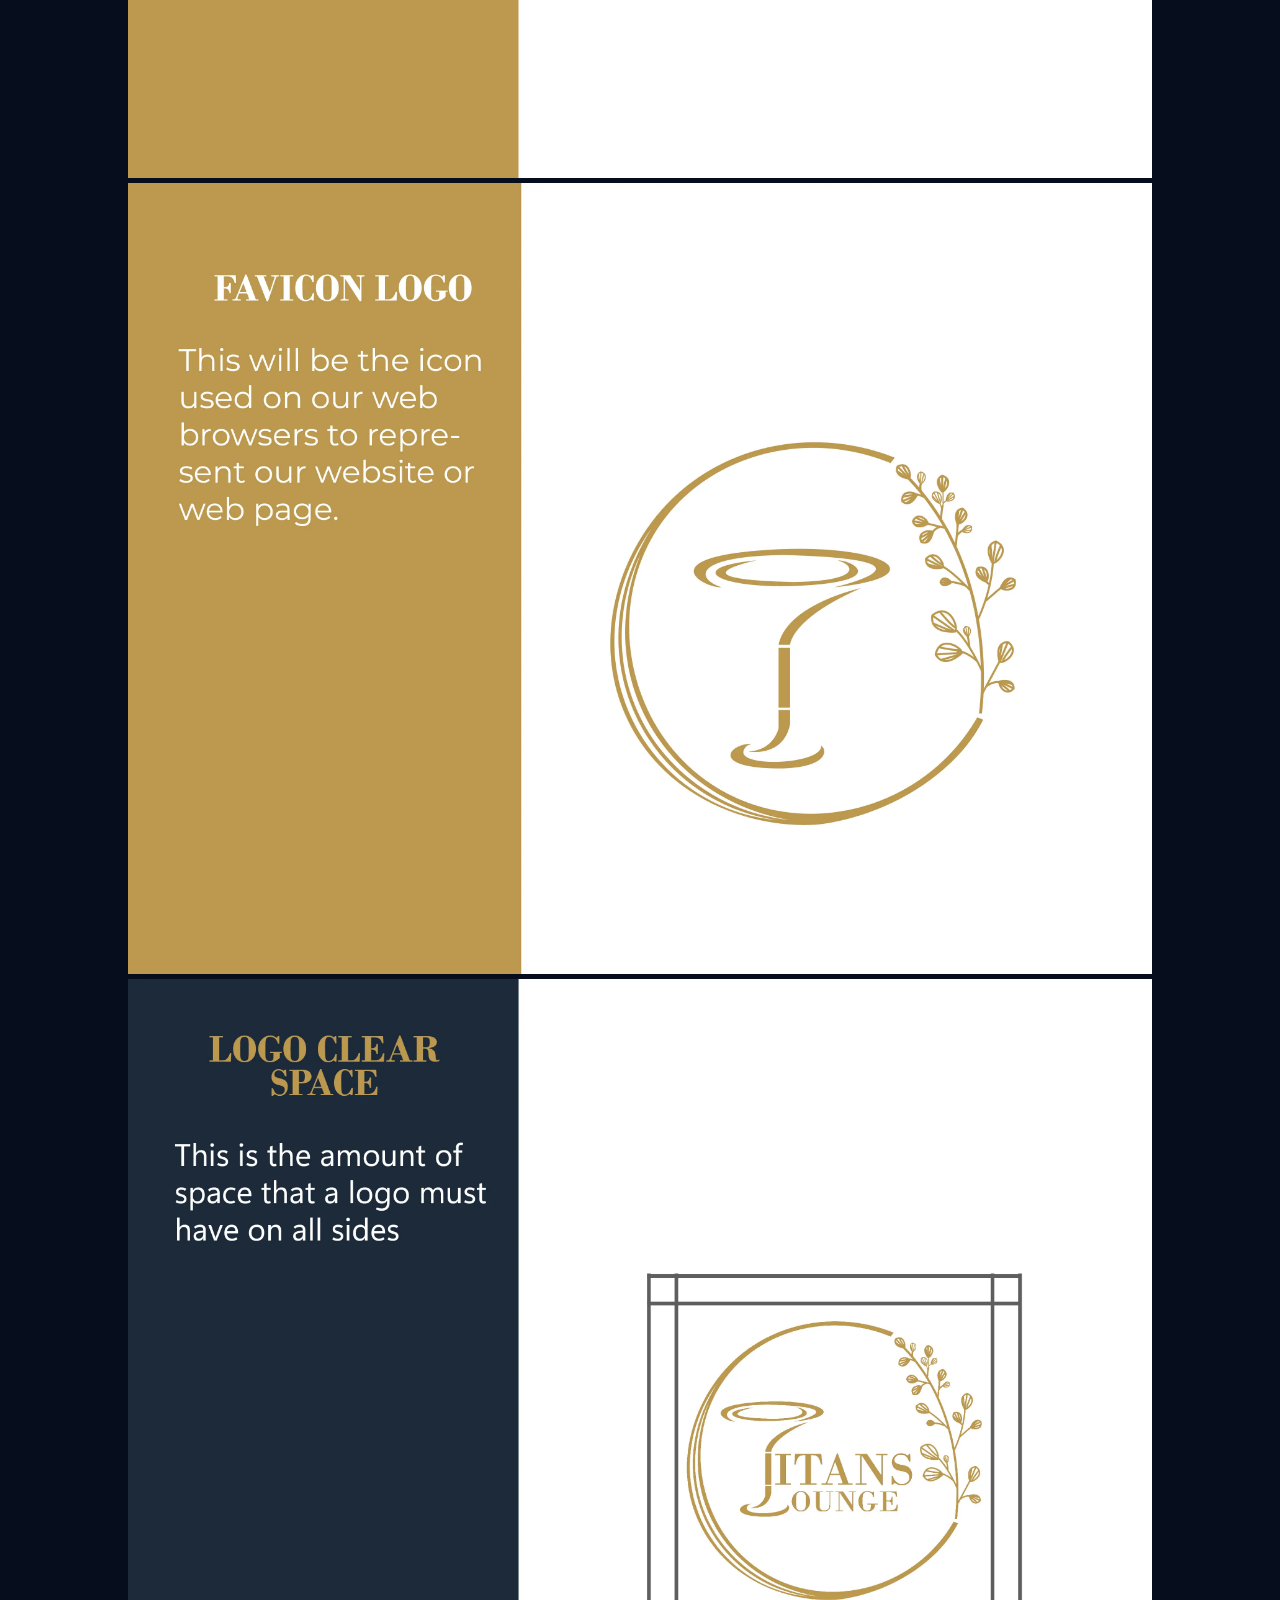
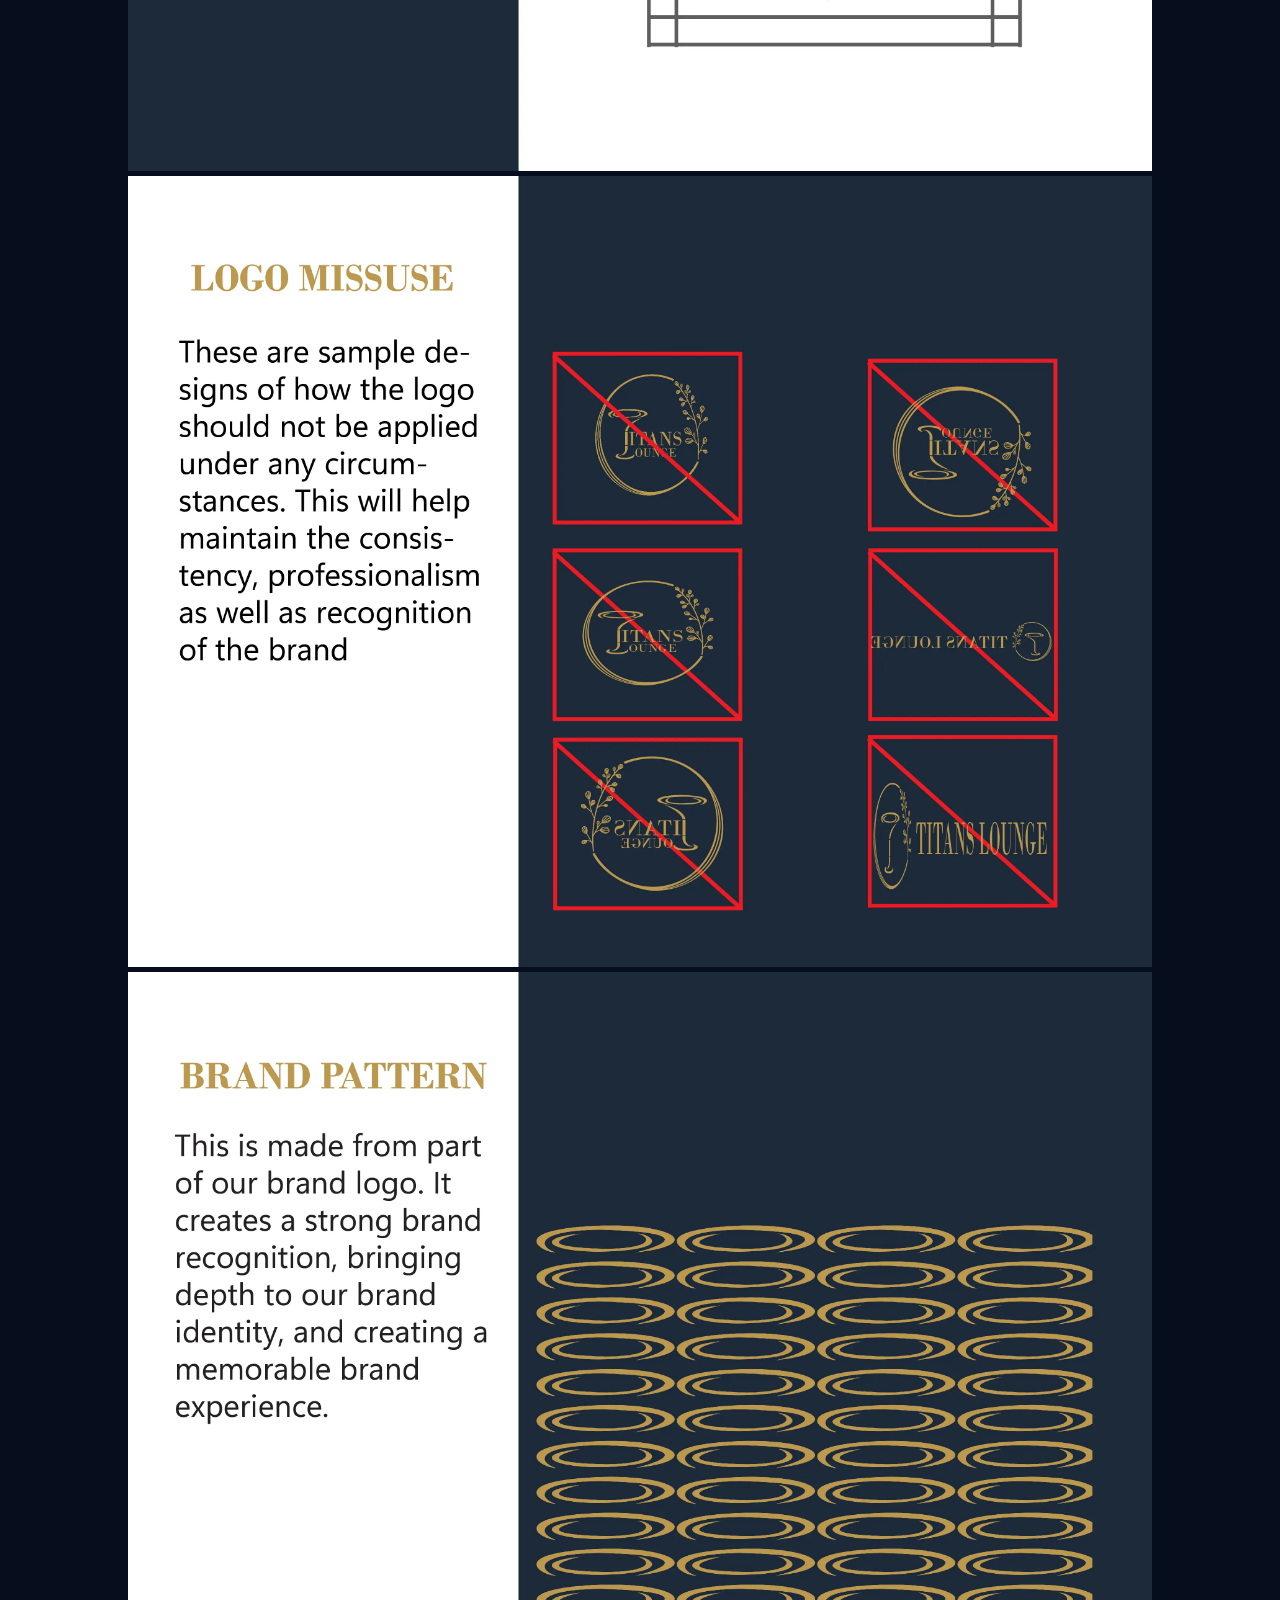
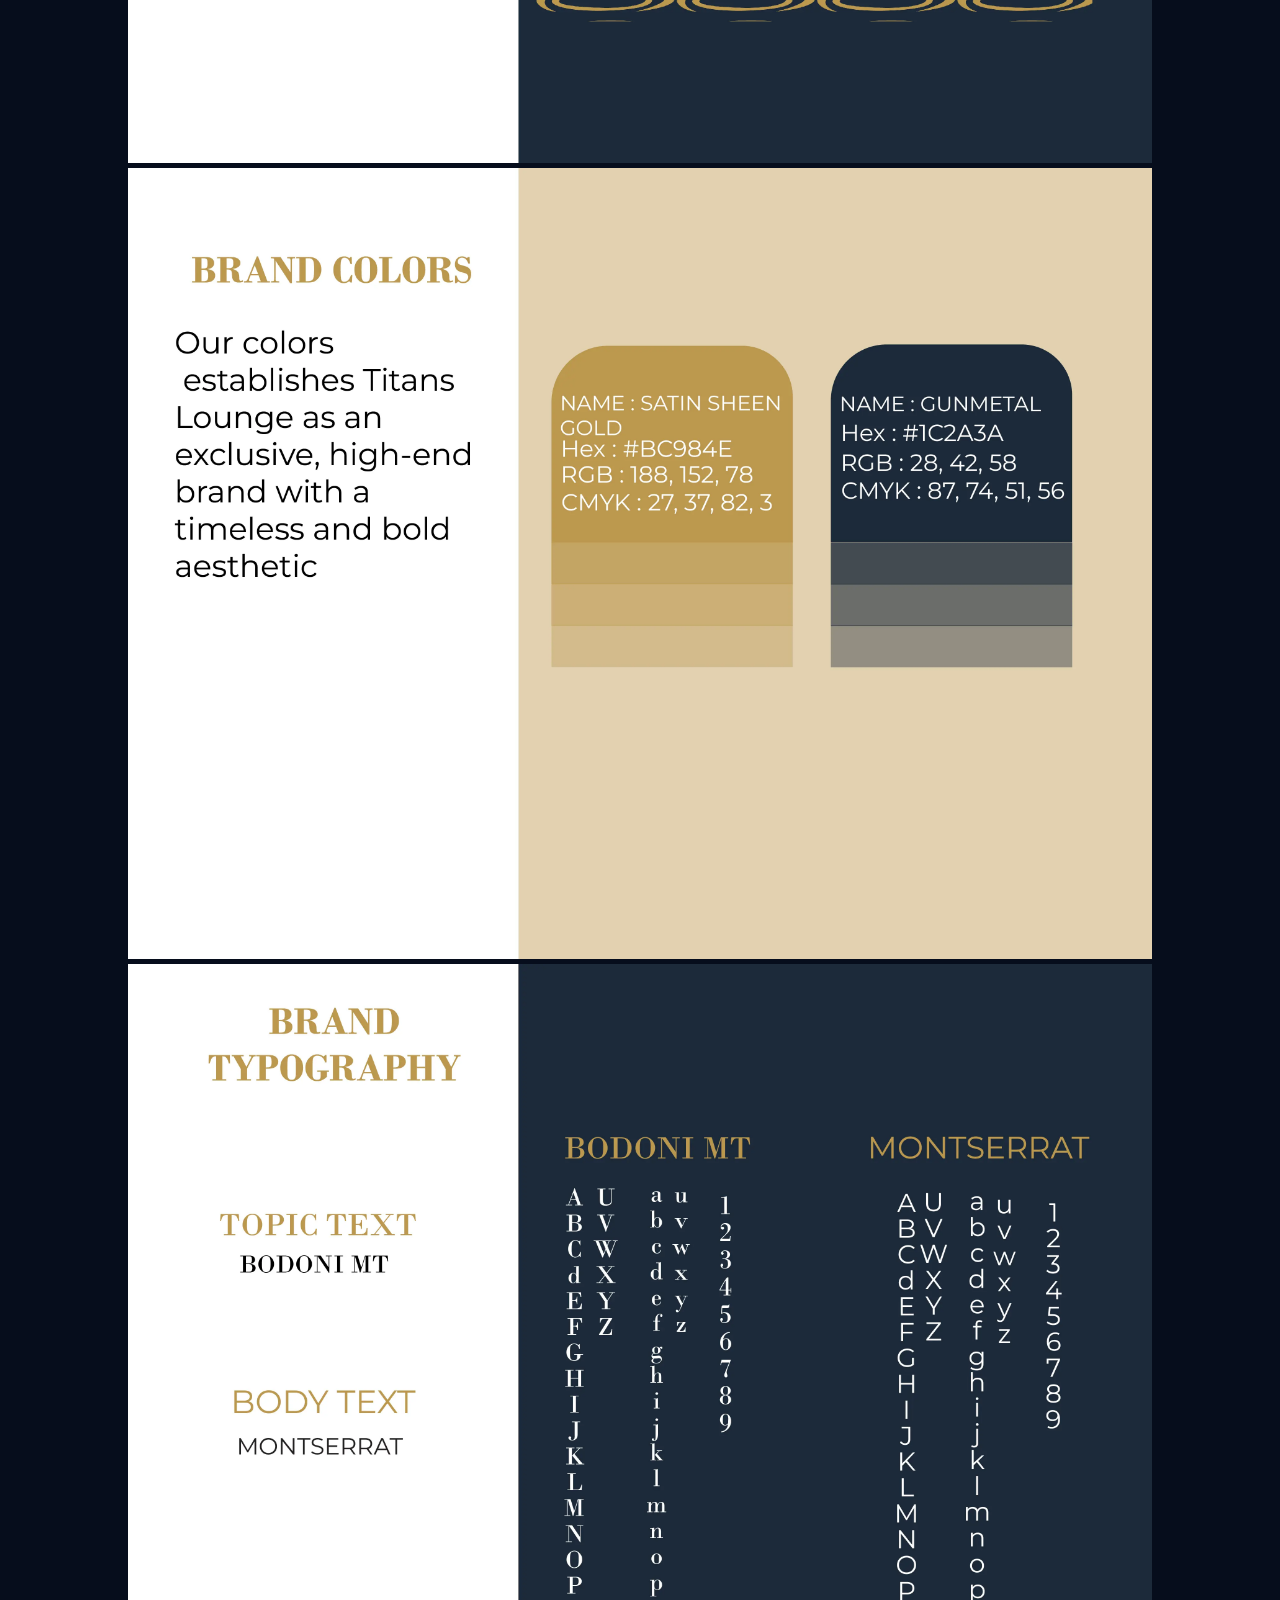
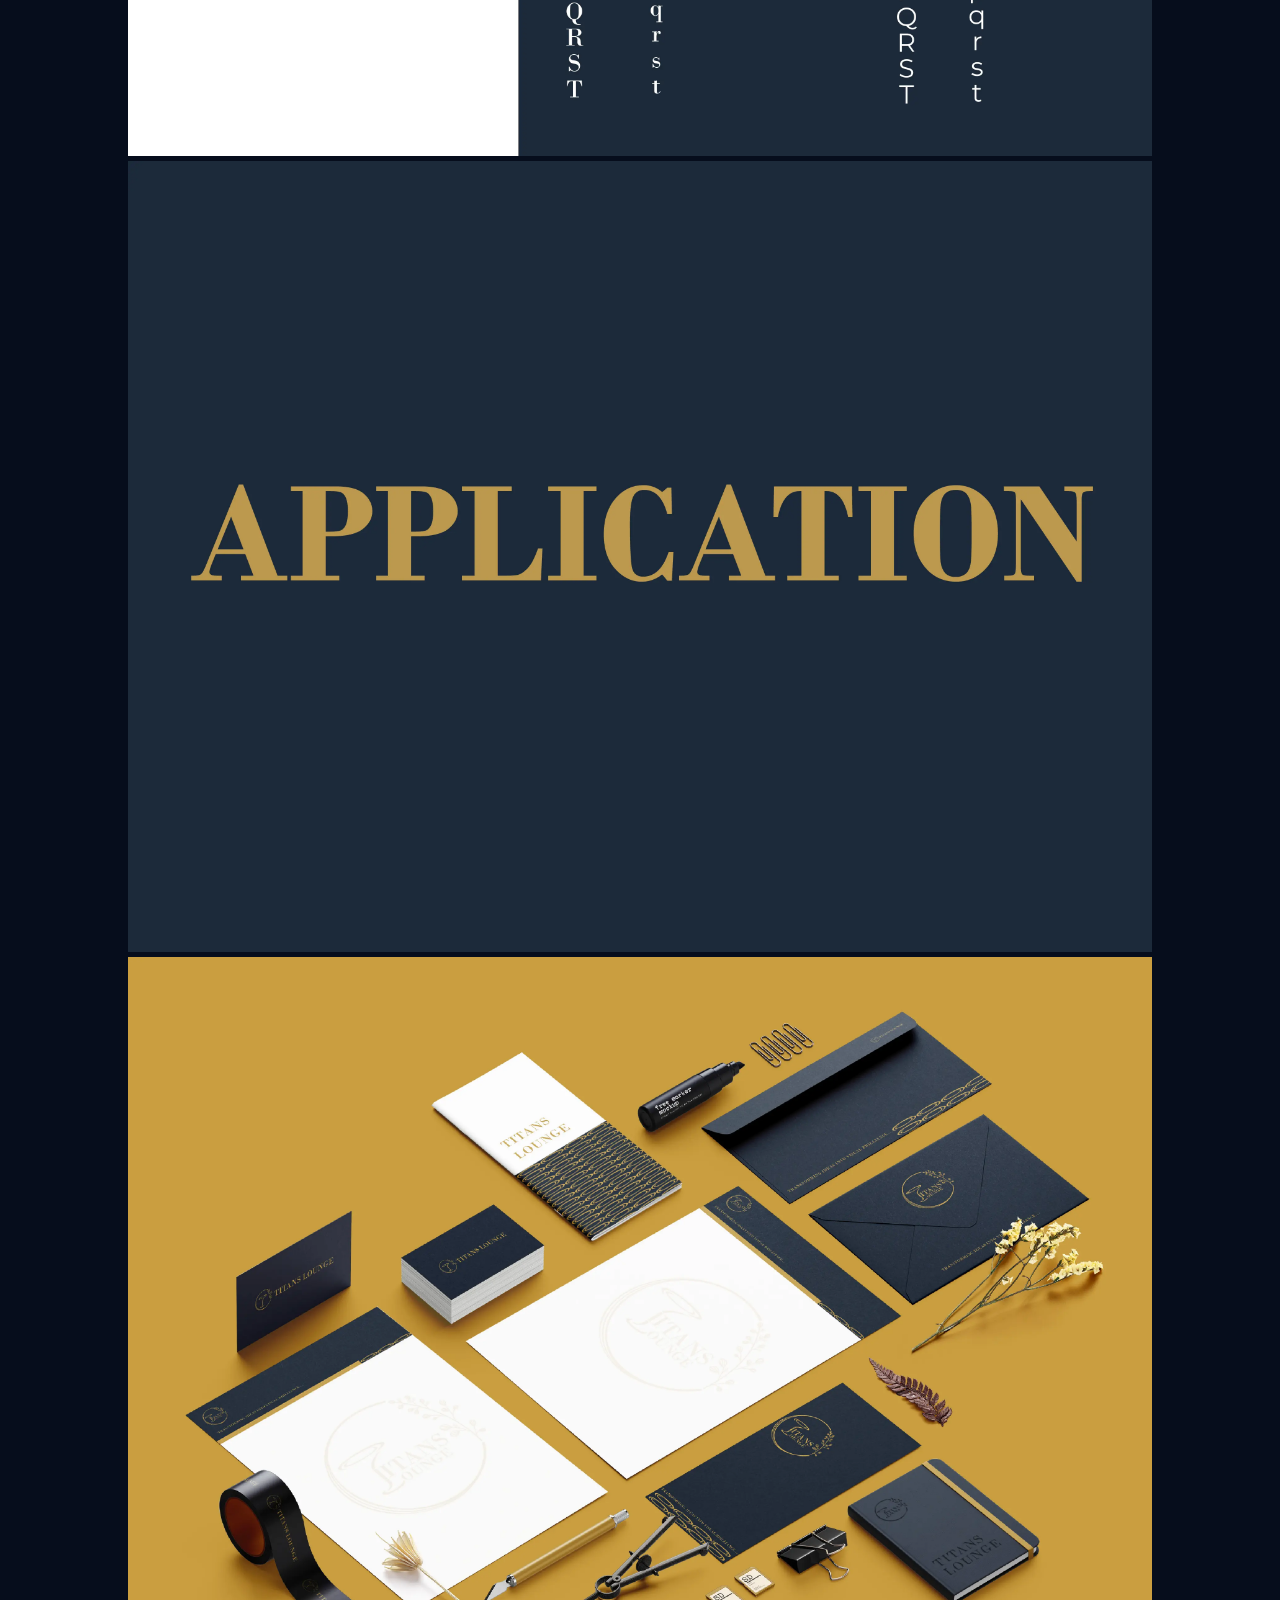
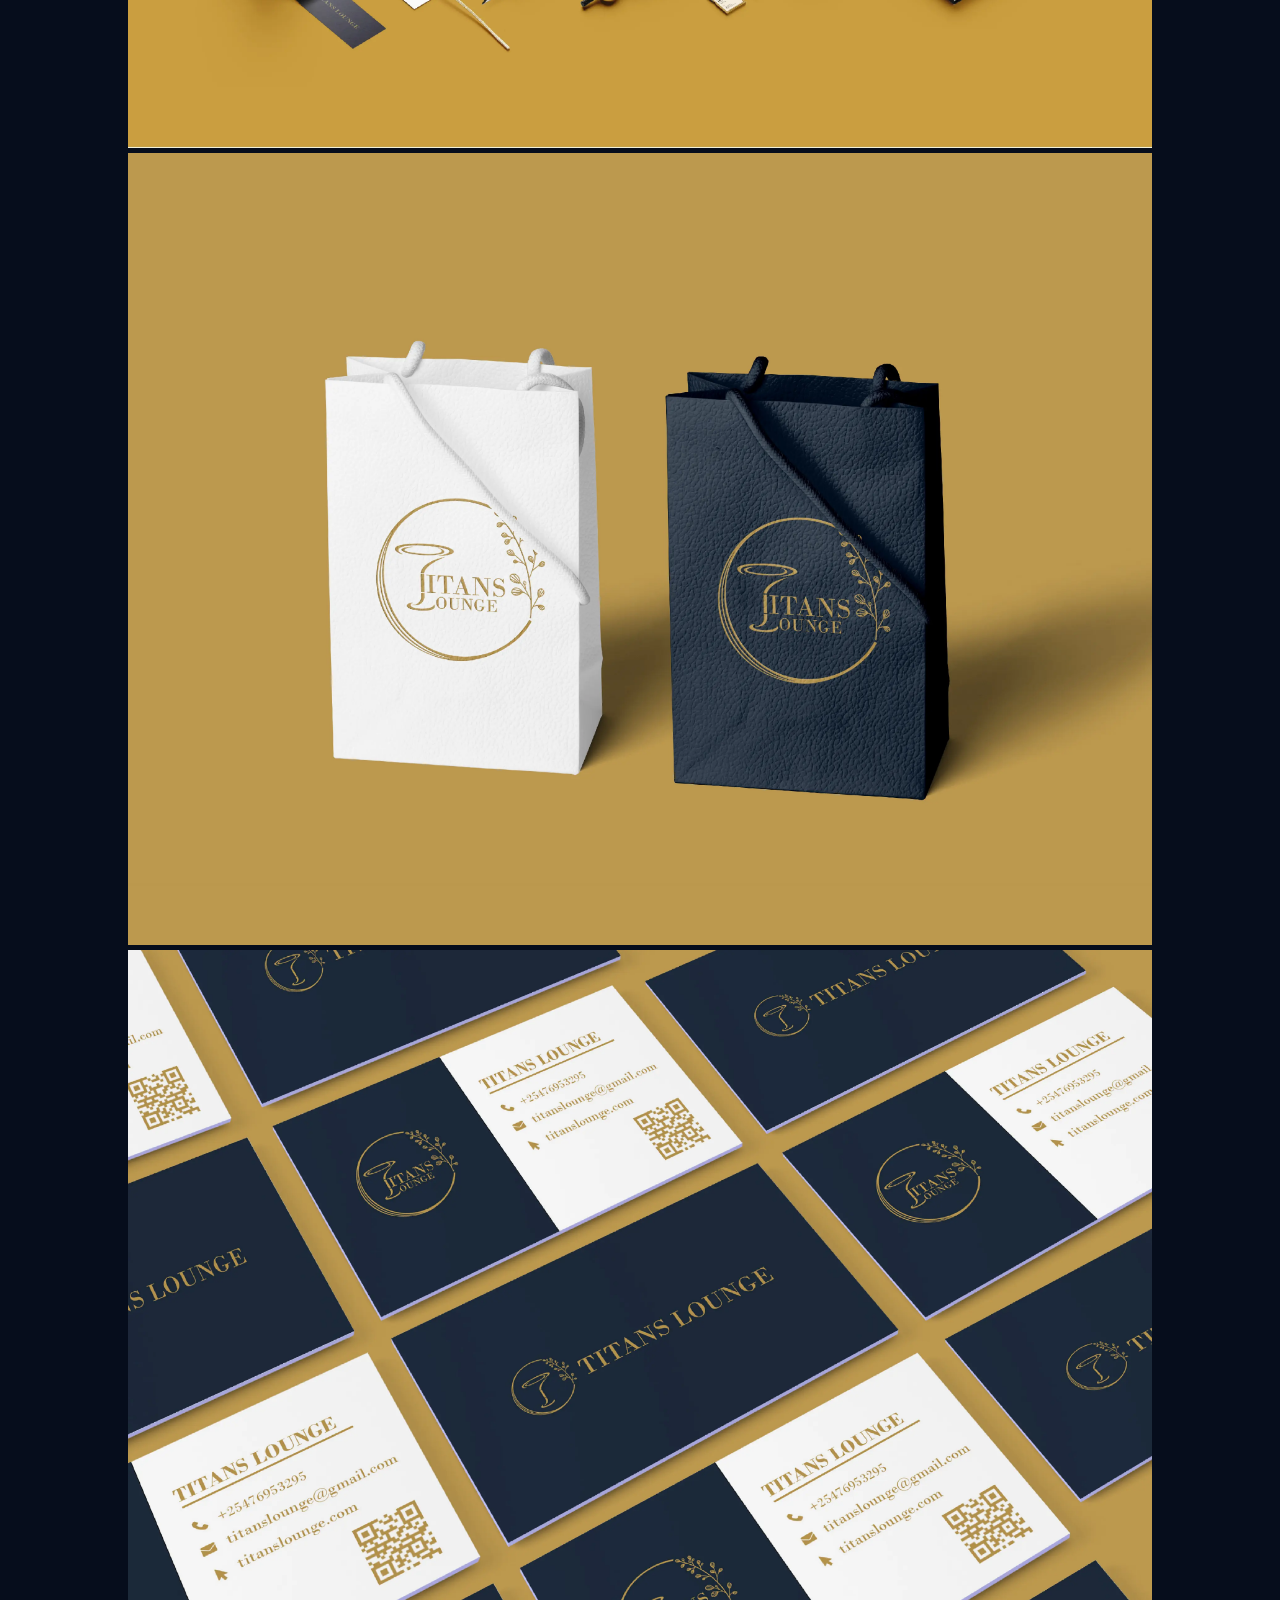
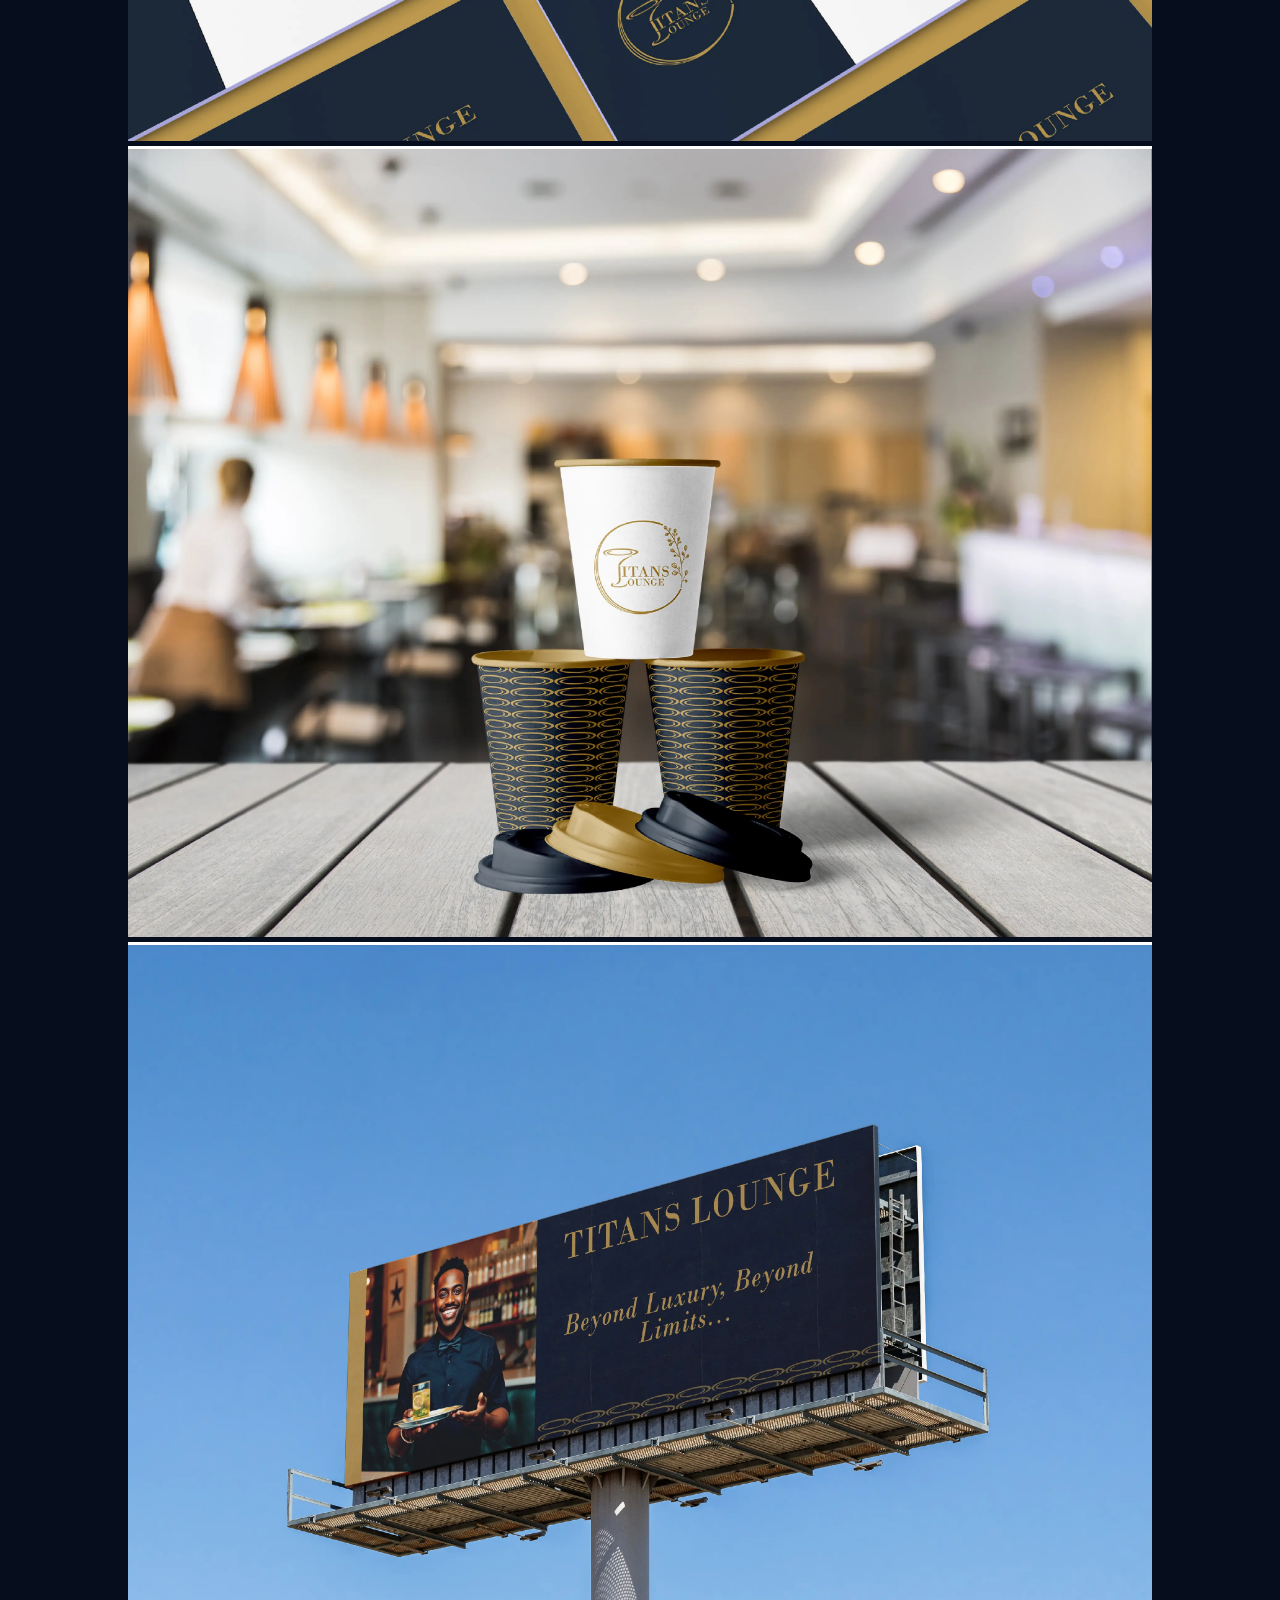
<file: titans.html>
<!DOCTYPE html>
<html lang="en">
<head>
    <meta charset="UTF-8">
    <meta name="viewport" content="width=device-width, initial-scale=1.0">
    <title>Document</title>
    <link rel="stylesheet" href="style.css">
</head>
<body>
    <section class="a-img loading="lazy"">
        <div class="buttons">
        <button onclick="history.back()">← Back</button>
        <button><a href="https://wa.me/+254705822326" target="_blank">lets talk</a></button>
        </div>
    <h2>AMARA LIFESTYLES<br><span>BRAND GUIDELINE</span></h2>
    <div class="a-images">
        <img src="./titans/titans brand-01.webp">
        <img src="./titans/titans brand-02.webp">
        <img src="./titans/titans brand-03.webp">
        <img src="./titans/titans brand-04.webp">
        <img loading="lazy" src="./titans/titans brand-05.webp">
        <img loading="lazy" src="./titans/titans brand-06.webp">
        <img loading="lazy" src="./titans/titans brand-07.webp">
        <img loading="lazy" src="./titans/titans brand-08.webp">
        <img loading="lazy" src="./titans/titans brand-09.webp">
        <img loading="lazy" src="./titans/titans brand-10.webp">
        <img loading="lazy" src="./titans/titans brand-12.webp">
        <img loading="lazy" src="./titans/titans brand-13.webp">
        <img loading="lazy" src="./titans/titans brand-14.webp">
        <img loading="lazy" src="./titans/titans brand-15.webp">
        <img loading="lazy" src="./titans/titans brand-16.webp">
        <img loading="lazy" src="./titans/titans brand-17.webp">
        <img loading="lazy" src="./titans/titans brand-18.webp">
        <img loading="lazy" src="./titans/titans brand-19.webp">
        <img loading="lazy" src="./titans/titans brand-20.webp">
        <img loading="lazy" src="./titans/titans brand-21.webp">
        <img loading="lazy" src="./titans/titans brand-22.webp">
        <img loading="lazy" src="./titans/titans brand-23.webp">
        <img loading="lazy" src="./titans/titans brand-24.webp">
        <img loading="lazy" src="./titans/titans brand-25.webp">
        <img loading="lazy" src="./titans/titans brand-26.webp">
        <img loading="lazy" src="./titans/titans brand-27.webp">
        <img loading="lazy" src="./titans/titans brand-28.webp">
        <img loading="lazy" src="./titans/titans brand-29.webp">
        <img loading="lazy" src="./titans/titans brand-30.webp">
        <img loading="lazy" src="./titans/titans brand-31.webp">
        <img loading="lazy" src="./titans/titans brand-32.webp">
        <img loading="lazy" src="./titans/titans brand-33.webp">
        <img loading="lazy" src="./titans/titans brand-34.webp">
        <img loading="lazy" src="./titans/titans brand-35.webp">
        <img loading="lazy" src="./titans/titans brand-36.webp">
        <img loading="lazy" src="./titans/titans brand-37.webp">
        <img loading="lazy" src="./titans/titans brand-38.webp">
        <img loading="lazy" src="./titans/titans brand-39.webp">
        <img loading="lazy" src="./titans/titans brand-40.webp">
        <img loading="lazy" src="./titans/titans brand-41.webp">
        <img loading="lazy" src="./titans/titans brand-42.webp">
        <img loading="lazy" src="./titans/titans brand-43.webp">
        <img loading="lazy" src="./titans/titans brand-44.webp">
        <img loading="lazy" src="./titans/titans brand-45.webp">
        <img loading="lazy" src="./titans/titans brand-46.webp">
    </div>
    </section>
</body>
</html>
</file>
<file: style.css>
@font-face {
    font-family: "Eras Bold ITC";
    src: url("./font/ITCErasStd-Bold.woff2") format("woff2"),
         url("./font/ITCErasStd-Bold.woff") format("woff");
    font-weight: bold;
    font-style: normal;
    font-display: swap;
}
h1, h2, h3 {
    font-family: "Eras Bold ITC", Arial, sans-serif;
}
P{
    font-family:montserrat;
}
*{
    margin:0;
    padding:0;
    font-family: "Eras Bold ITC", Arial, sans-serif;
    box-sizing: border-box;
}
.head{
    height: 100vh;
    width: 100%;
}
.head nav{
    display: flex;
    padding: 2% 6%;
    justify-content: space-between;
    align-items: center;
}
nav img{
    width:150px;
}
.nav-links{
    flex:1;
    text-align:right;
}
.nav-links ul li{
    list-style: none;
    display: inline-block;
    padding: 8px 12px;
    position: relative;
}
.nav-links ul li a{
    color:#1F2A44;
    text-decoration: none;
    font-size: 14px;
    position: relative;
    font-weight:600;
}
.nav-links ul li a::after{
    content:"";
    position:absolute;
    left: 0;
    bottom: 0;
    width: 100%;
    height:2px;
    background-color:#E09F3E;
    transform: scaleX(0);
    transform-origin: right;
    transition: transform 250ms ease-in;
}
.nav-links ul li a:hover::after{
    transform: scaleX(1);
    transform-origin: left;
}
.head-content{
    display:flex;
    width:100%;
    justify-content:space-between;
    background-image: url(./images/background2.webp);
    padding: 30px 0 30px 0;
    background-position: center;
    background-size: cover;
}
.head-content .h-img2{
    display:none;
}
.head-content img{
    width:450px;
    margin-right: 80px;
}
.head-content>div{
    align-content: center;
    margin-left:80px;
}
.head-content h1{
    margin-bottom: 5px;
    color:#ffffff;
    font-size: 2.4rem;
}
.head-content p{
    color: #E09F3E;
    margin-bottom: 15px;
}
.head-content .btn{
    margin-top: 20px;
    padding:5px 10px;
    border-radius: 5px;
    background-color: transparent;
    border-style: solid;
    border-color:#E09F3E;
    font-weight:400;
    font-size:15px;
    color:white;
}
.head-content .btn:hover{
    background-color: #E09F3E;
    cursor: pointer;
    transition:0.5s;
}
.head-content a.btn{
    margin-top:20px;
    text-decoration: none;
}
.h-socials{
    padding-top:15px;
    font-size: 22px;
}
.h-socials a{
    color:#E09F3E;
}

/*----------SERVICE------------*/

.service{
    margin:0 80px 80px 80px;
}
.service>h2{
    text-align: center;
    color:#1F2A44;
    padding: 80px 0 40px 0;
}
.services{
    display: flex;
}
.service img{
    width:500px;
}
.service-content{
    display:grid;
    grid-template-columns: 1fr 1fr;
    grid-template-rows: 1fr 1fr;
    gap:10px;
    text-align: center;
}
.service-content img{
    width:50px;
}
.service-content h3{
    margin:5px 0 10px 0;
    color:#1F2A44;
}
.service .btn{
    background-color:#E09F3E;
    border: none;
    color:#1F2A44;
    padding: 5px 25px;
    float: right;
    border-radius: 5px;
    margin-right:50px;
    text-decoration: none;
}

/*--------------Portfolio----------*/

.gallery{
    padding-bottom:60px
}
.gallery h2{
    text-align:center;
    margin-bottom:5px;
    color:#E09F3E;
}
.container{
	max-width: 1170px;
	margin:auto;
}
.row{
	display: flex;
	flex-wrap: wrap;
}
.row img{
	max-width: 100%;
	vertical-align: middle;
}

/*.gallery*/

.gallery{
	width: 100%;
	display: block;
	min-height: 100vh;
	background-color:#1F2A44;
	margin-top: 85px;
    padding-top:80px;
}
.gallery .gallery-filter{
	padding: 0 15px;
	width: 100%;
	text-align: center;
	margin-bottom: 20px;
}
.gallery .gallery-filter .filter-item{
	color: #ffffff;
	font-size: 1.1rem;
	display: inline-block;
	margin:0 10px;
	cursor: pointer;
	border-bottom: 2px solid transparent;
	line-height: 1.2;
	transition: all 0.3s ease;
}
.gallery .gallery-filter .filter-item.active{
	color:#E09F3E;
	border-color :#E09F3E;
}
.gallery .gallery-item{
	width: calc(100% / 3);
	padding: 15px;
}
.gallery .gallery-item-inner img{
	width: 100%;
}
.gallery .gallery-item.show{
	animation: fadeIn 0.5s ease;
}
.gallery-item-inner{
    position:relative;
}
.image-overlay{
    position:absolute;
    top:0;
    left:0;
    width:100%;
    height:100%;
    background:rgba(31, 42, 68, 0.9);
    color:#ffffff;
    display:flex;
    flex-direction:column;
    align-items:center;
    justify-content: center;
    opacity:0;
    transition: opacity 0.25s;
}
.image-overlay > *{
    transform:translateY(20px);
    transition:transform 0.25s;
}
.image-overlay:hover > *{
    transform:translateY(0);
}
.image-overlay:hover{
    opacity:1;
}

@keyframes fadeIn{
	0%{
		opacity: 0;
	}
	100%{
		opacity: 1;
	}
}
.gallery .gallery-item.hide{
	display: none;
}

/*responsive*/
@media(max-width: 991px){
	.gallery .gallery-item{
		width: 50%;
	}
}
@media(max-width: 767px){
    .gallery .gallery-item{
		width: 100%;
	}	
	.gallery .gallery-filter .filter-item{
		margin-bottom: 10px;
	}
}

/*-------------ABOUT------------*/

.margin{
    padding: 30px 0;
}
.parallax{
    background: url("./images/desk.webp") repeat fixed 100%;
    background-position:center;
    background-size:cover;
}
.inner-parallax{
    padding:100px 0;
}
.about-content{
    Text-align:center;
    margin: 30px 180px;
    background-color:#1F2A44;
    padding: 50px;
    border-radius:10px;
}
.about-content h2{
    color:#E09F3E;
    margin-bottom:15px;
}
.about-content p{
    color:#ffffff;
}

/*-----------TESTIMONIALS--------*/
.testimonial-sec{
    display:flex;
    justify-content:center;
}
.testimonials{
    margin-bottom:100px;
    width: 90%;
}
.testimonials h2{
    text-align: center;
    margin-bottom: 20px;
    color:#1F2A44;
}
.testimonials>p{
    text-align: center;
    margin:20px 100px 30px;
}

.testimonial-content{
    display: flex;
}
.testimony-part{
    margin:0 10px;
    border: solid 1px black;
    padding: 40px 15px;
    border-radius: 10px;
    flex: 1;
}
.testimony-part:hover{
    box-shadow: 0px 0px 4px 0.5px;
}
.testimony-part i{
    font-size:2rem;
    color:#E09F3E;
}
.testimony{
    margin-bottom: 20px;
    line-height:1.5em;
}
.client-details{
    display:flex;
    margin-bottom:10px;
}
.client-details>div{
    margin-left: 20px;
}
.client-details h3{
    color:#1F2A44;
}
.testimonial-content img{
    width:50px;
}
.testimony-part em{
    font-family: montserrat;
    font-size:0.8rem;
}
/*----------CONTACT US----------*/
.contacts{
    display:flex;
    justify-content:center;
    padding-bottom: 50px;
}
.contacts .cnt{
    width:40%;
    background-color:#1F2A44;
    display:flex;
    justify-content:center;
    padding:20px;
    border-radius:20px;
}
.contacts h2{
    text-align: center;
    margin:20px;
    color:#E09F3E;
}
form{
    display:flex;
    flex-direction: column;
    width:80%;
}
form input,textarea{
    margin-bottom:15px;
    padding:15px;
}
form button{
    background-color:#E09F3E;
    padding:10px;
    font-size:1.2rem;
    border: none;
    color:white;
}

/*-----------CTA section--------*/

.parallax2{
    background: url("./images/designer.webp") 
    fixed 100%;
    background-position: center;
    background-size: cover;
    position: relative;
}
.parallax2::before{
    content: "";
    position:absolute;
    top:0;
    left:0;
    height:100%;
    width:100%;
    background: rgba(31, 42, 68, 0.7);
    z-index:1;
}

.inner-parallax2{
    position:relative;
    z-index:2;
    padding:170px 0;
}
.inner-parallax2 .btn1{
    display: flex;
    margin-top:20px;
    justify-content: center;
}
.inner-parallax2 .btn:hover{
    background-color:#E09F3E;
}
.inner-parallax2 a.btn{
    color:#ffffff;
    text-decoration:none;
    border: solid #E09F3E;
    font-weight:600;
    font-size: 1.5rem;
    padding: 5px 10px;
    border-radius:10px;
}
.inner-parallax2 h2{
    text-align:center;
    font-size:3.5rem;
    color:#E09F3E;
}
.inner-parallax2 h3{
    text-align:center;
    font-size:2.5rem;
    color:#ffffff
}

/*------------FOOTER-----------*/

.footer{
    background-color:#1F2A44;
    display:flex;
    padding:70px 0;
}
.footer .flex-item, .footer .contact-info{
    flex: 1;
    padding-left:50px;
    text-align: center;
}
.footer img{
    width: 100px;
}
.footer h3, .footer p{
    font-size:0.9rem;
}
.footer .flex-item h3{
    color:#E09F3E;
}
.footer .flex-item p,.footer .fa-brands{
    color:#ffffff
}
.footer .contact-info{
    display:flex;
    margin: 20px 0;
}
.footer .fa-solid{
    color:#ffffff;
}
.footer .next{
    margin-right:80px;
}
.footer .next1>*, .footer .next>*{
    margin:10px 0;
}
nav .fa-solid{
    display:none;
}


@media screen and (max-width:700px){
    html, body{
        overflow-x:hidden;
    }
.nav-links ul li{
    display:block;
}
.nav-links ul li a{
    color:#ffffff;
}
.nav-links{
    position:fixed;
    background:#1F2A44;
    height: 100vh;
    width: 200px;
    top: 0;
    right: -200px;
    text-align:left;
    z-index:2;
    transition: 1s;
}
nav .fa-solid{
    display:block;
    color:#E09F3E;
    margin: 10px;
    font-size:22px;
    cursor: pointer;
}
.nav-links ul{
    padding: 30px;
}
    .head-content{
        display: flex;
        flex-direction:column-reverse;
        justify-content:center;
        padding: 60px 0 100px 0;
    }
    .head-content .h-img1{
   display:none;
}
.head-content .h-img2{
    display: block;
    width:120px;
    margin-left:auto;
    margin-right:auto;
}
.head-content>div{
    text-align: center;
    margin-left:0px;
}
.head-content h1{
    margin-bottom: 5px;
    color:#E09F3E;
    font-size: 1.2rem;
}
.head-content p{
    color: white;
    font-size:0.8rem;
}
.head-content .btn{
    margin-top: 15px;
    padding:2px 5px;
    border-radius: 5px;
    font-weight:500;
}
.head{
    height: 65vh;
    width: 100%;
}
/*----------SERVICES---------*/
.service{
    margin:20px 20px 80px 20px;
}
.services{
    display: flex;
    flex-direction: column;
    justify-content: center;
}
.services>.img1>div>img{
    display:block;
    width:75%;
    margin-left:auto;
    margin-right:auto;
    margin-bottom:5px;
}
.service>h2{
    padding: 10px 0 20px 0;
}
.service-content{
    display:block;
}
.service-content img{
    margin: 20px 0 5px 0;
}
.service .btn{
    margin-top:20px;
}
.h-socials{
    color:#E09F3E;
    padding-top:15px;
    font-size: 18px;
}

/*-----------PORTFOLIO----------*/
.psectt{
    grid-template-columns: 1fr;
    grid-template-rows: 1fr 1fr 1fr 1fr 1fr 1fr;
}
.psect>p{
    color:#ffffff;
    text-align:center;
    margin:0 40px 20px 40px;
}
.psectt img{
    width:300px;
    height: 200px;
}

/*-------------ABOUT------------*/
.about-content{
    Text-align:center;
    margin: 30px 20px;
    background-color:#1F2A44;
    padding: 50px;
    border-radius:10px;
}

/*-----------TESTIMONIALS--------*/
.testimonial-content{
    flex-direction: column;
}
.testimonials>p{
    text-align: center;
    margin:0 10px 20px;
}
.testimony-part{
    margin: 10px 20px 30px; 
}

/*--------CONTACT US--------------*/
.contacts .cnt{
    width:90%;
} 

/*-------------CTA section------*/

.inner-parallax2{
    padding:60px 0;
}
  .parallax2{
        background-attachment: scroll;
        background-position: center top;
  }
.inner-parallax2 a.btn{
    font-size:1rem;
}
  .inner-parallax2 h2{
    font-size:2rem;
}
.inner-parallax2 h3{
    text-align:center;
    font-size:1.2rem;
    color:#ffffff
}

/*------------FOOTER-------------*/
.footer{
    display:flex;
    flex-direction: column;
}
.footer .flex-item{
    display:block;
    width:50%;
    margin-left:auto;
    margin-right:auto;
}
.footer .flex-item, .footer .contact-info{
    padding-left:0;
}
.footer>.flex-item>p{
    margin-bottom:20px;
}
.footer .fa-solid{
    color:#E09F3E;
    margin-right:10px;
}
.footer .contact-info p{
    text-align:center;
}
}

/*------------AMARA PAGE------*/
.a-img{
    background-color:#060d1c;
}
.a-img .buttons{
    position:sticky;
    top:-5px;
    display:flex;
    padding:20px 30px 20px 30px;
     width:100%;
     justify-content:space-between;
}
.a-img button{
    padding:5px 10px;
    background-color:#E09F3E;
    border: none;
    border-radius: 3px;
}
.a-img button a{
    color:#1F2A44;
    text-decoration: none;
    font-weight:700;
}
.a-img h2{
    color:#ffffff;
    text-align:center;
    padding: 10px 0;
    font-size: 50px;
}
.a-img h2 span{
    font-size:30px;
}
.a-images img{
    display: block;
    width: 80%;
    margin-left:auto;
    margin-right:auto;
    margin-top:5px;
}

@media screen and (max-width:800px){
 .a-img h2{
    font-size:30px
 }
 .a-img h2 span{
    font-size:20px;
}
.a-img .buttons{
    background-color:#060d1c;
    display:flex;
    padding:30px 30px 20px 30px;
     width:100%;
     justify-content:space-between;
}
}
</file>
